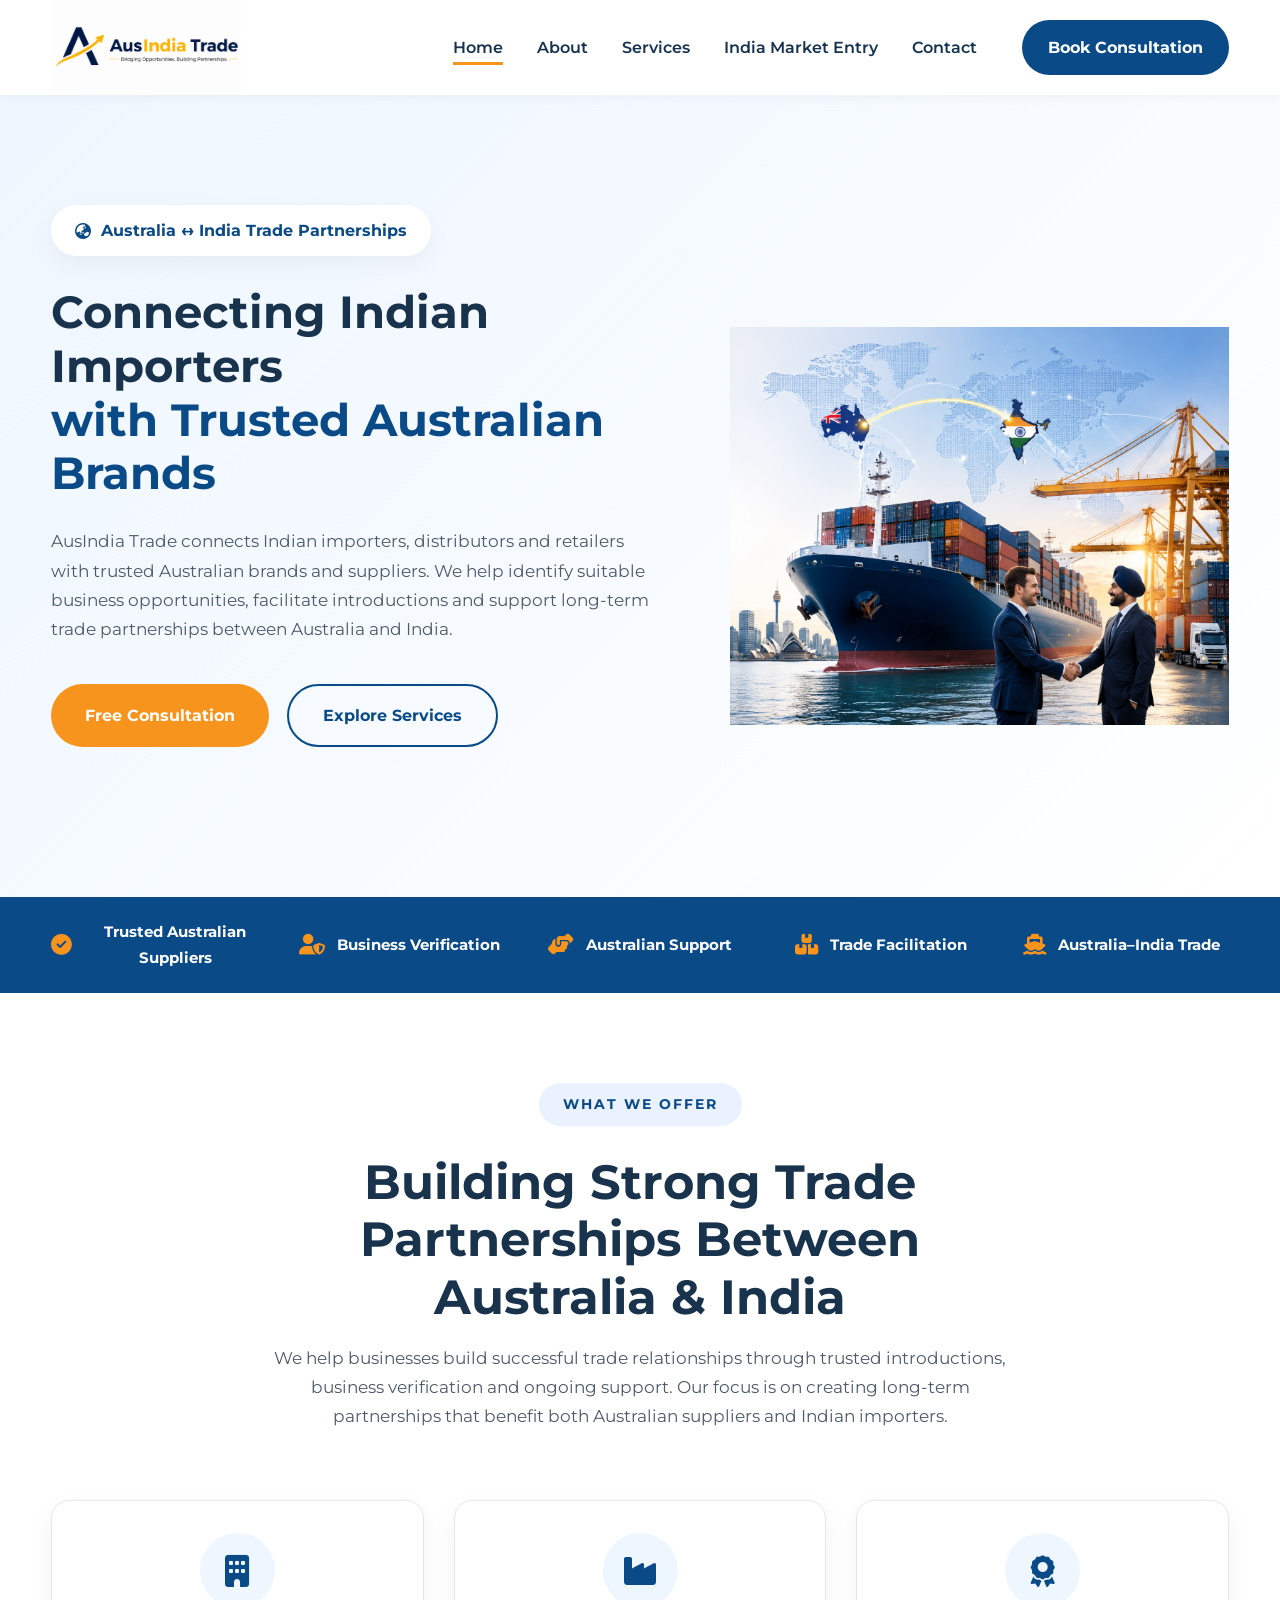
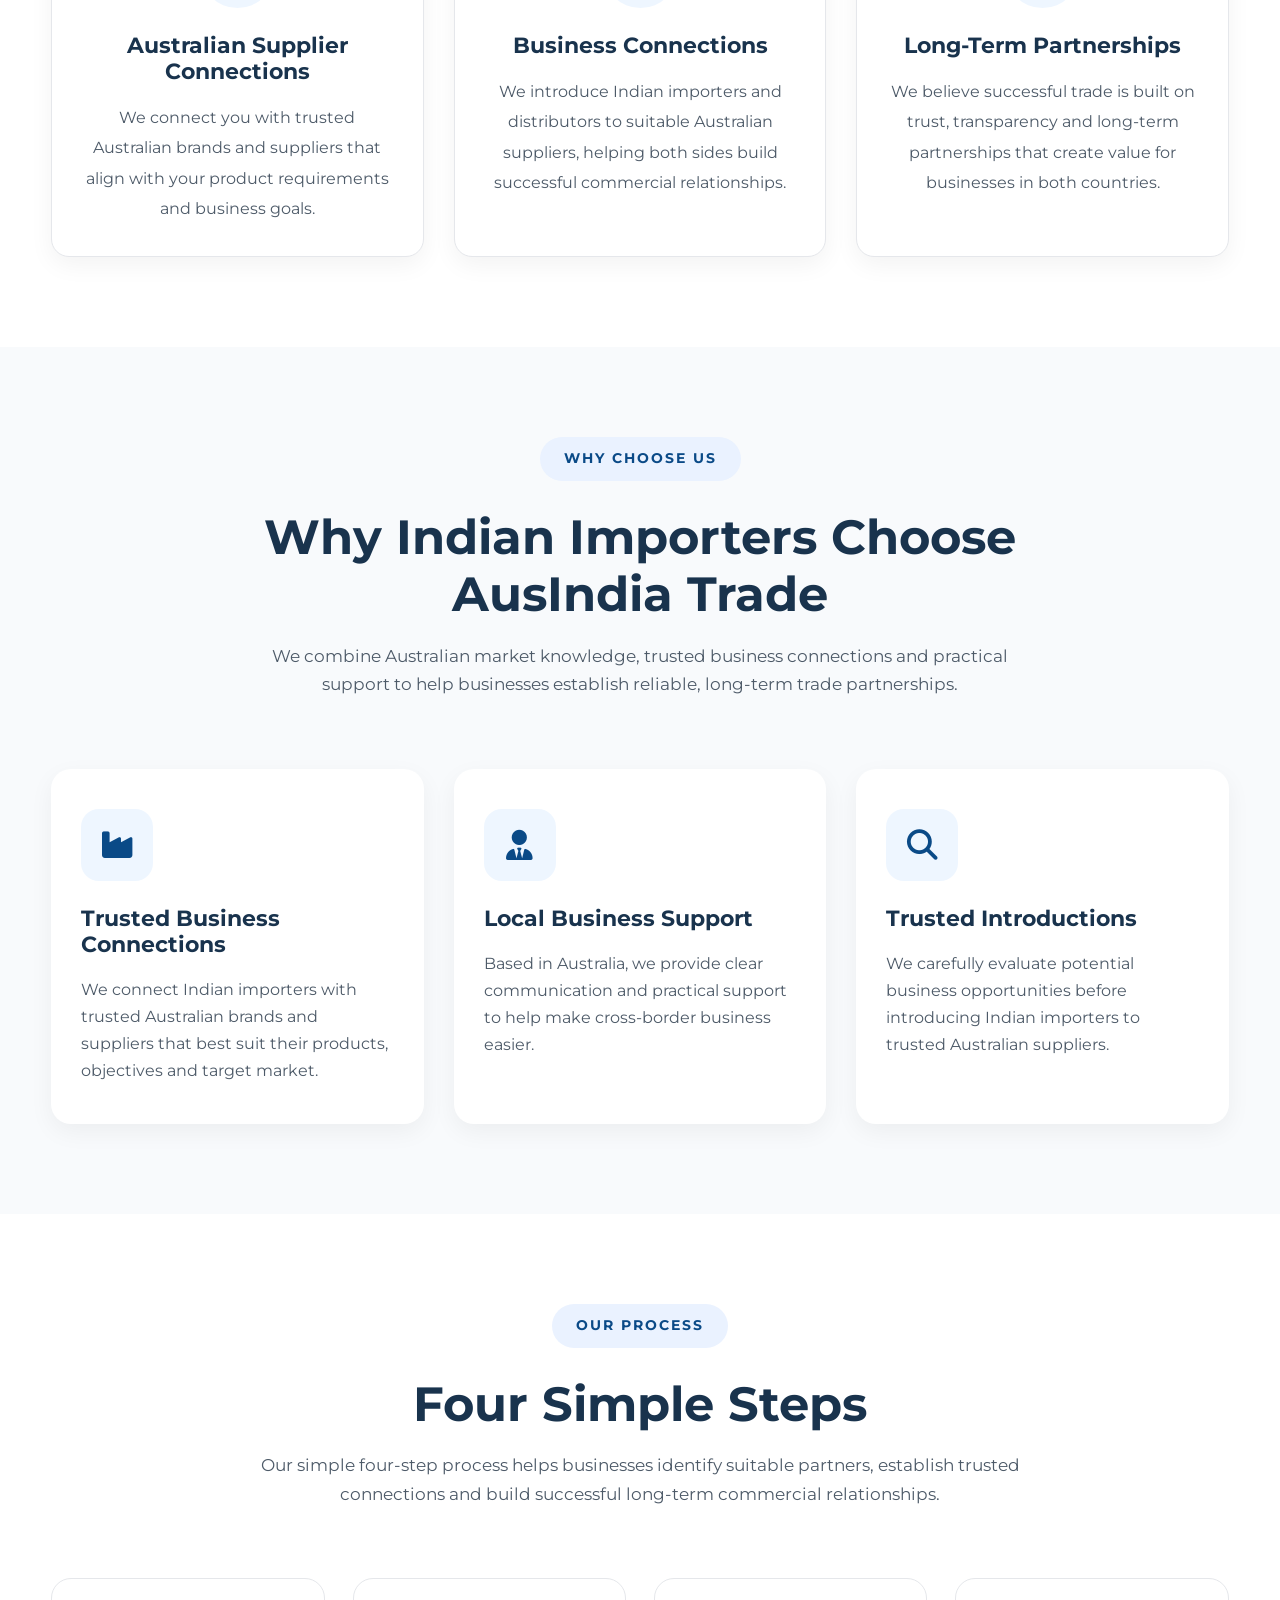
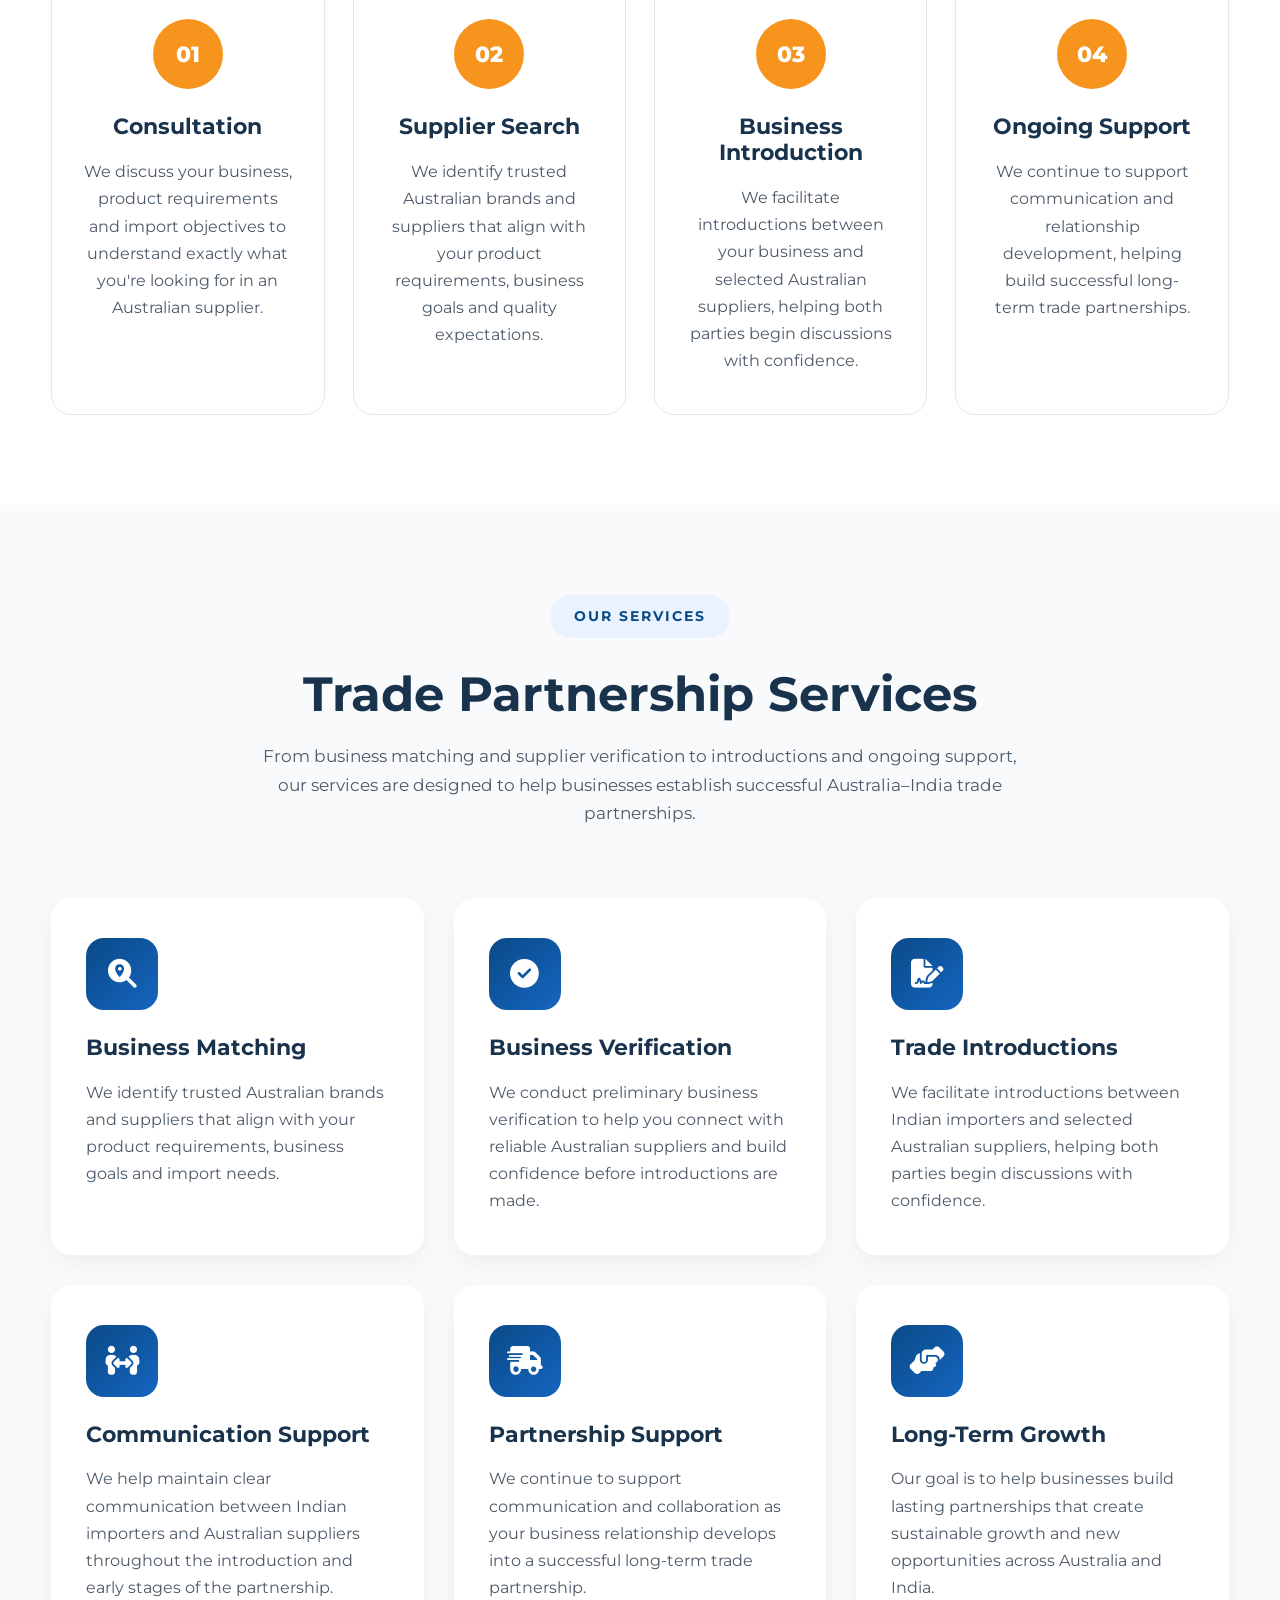
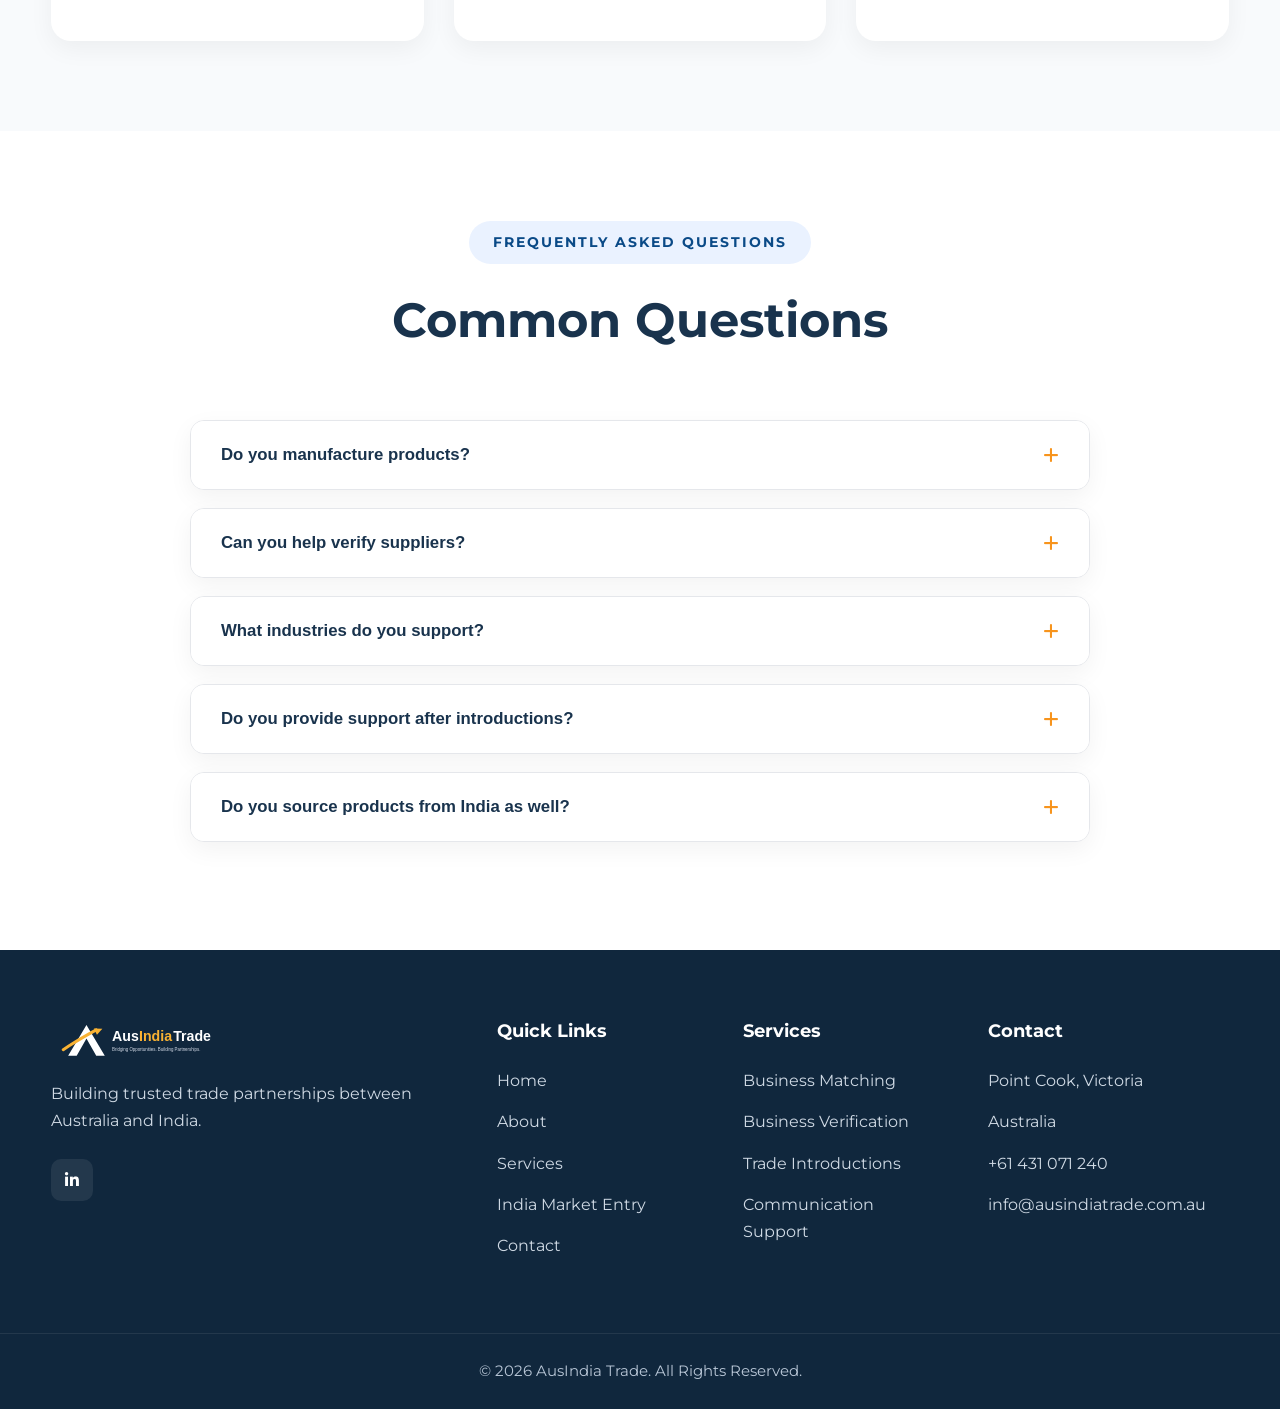
<file: index.html>
<!DOCTYPE html>
<html lang="en">

<head>

<meta charset="UTF-8">
<meta name="viewport" content="width=device-width, initial-scale=1.0">

<title>AusIndia Trade | Connecting Australian Brands with Indian Importers</title>

<meta name="description"
      content="AusIndia Trade connects trusted Australian brands and suppliers with Indian importers, distributors and retailers through verified business partnerships and trade introductions.">

<meta name="keywords"
      content="Australian exports to India, Australian brands, Indian importers, Australian suppliers, Australia India trade, import distributors India, trade partnerships">

<meta name="author"
      content="AusIndia Trade">

<link rel="canonical"
      href="https://ausindiatrade.com.au/">

<meta property="og:title"
      content="AusIndia Trade | Building Trusted Trade Partnerships">

<meta property="og:description"
      content="Connecting Australian brands and suppliers with trusted Indian importers, distributors and retailers.">

<meta property="og:image"
      content="https://ausindiatrade.com.au/images/social-share.jpg">

<meta property="og:url"
      content="https://ausindiatrade.com.au/">

<meta property="og:type"
      content="website">

<meta name="twitter:card"
      content="summary_large_image">

<link rel="preconnect"
      href="https://fonts.googleapis.com">

<link rel="preconnect"
      href="https://fonts.gstatic.com"
      crossorigin>

<link href="https://fonts.googleapis.com/css2?family=Montserrat:wght@300;400;500;600;700;800&display=swap"
      rel="stylesheet">

<link rel="stylesheet"
      href="https://cdnjs.cloudflare.com/ajax/libs/font-awesome/6.7.2/css/all.min.css">

<link rel="stylesheet"
      href="css/style.css">

<link rel="icon"
      type="image/png"
      sizes="32x32"
      href="images/favicon-32x32.png">

<link rel="icon"
      type="image/png"
      sizes="16x16"
      href="images/favicon-16x16.png">

<link rel="apple-touch-icon"
      sizes="180x180"
      href="images/apple-touch-icon.png">

</head>

<body>

<!-- ==========================================================
HEADER
========================================================== -->

<header class="header">

    <div class="container nav-container">

        <!-- Logo -->
        <a href="index.html" class="logo">
            <img src="images/logo-header.png" alt="AusIndia Trade">
        </a>

        <!-- Navigation -->
        <nav class="nav-menu">

            <ul class="nav-links">

                <li><a href="index.html">Home</a></li>

                <li><a href="about.html">About</a></li>

                <li><a href="services.html">Services</a></li>

                <li><a href="india-market-entry.html">India Market Entry</a></li>

                <li><a href="contact.html">Contact</a></li>

            </ul>

            <a href="contact.html" class="btn-nav">
                Book Consultation
            </a>

        </nav>

        <!-- Mobile Hamburger -->

        <button class="hamburger" aria-label="Open navigation">

            <span></span>
            <span></span>
            <span></span>

        </button>

    </div>

</header>

<!-- =======================================
HERO
======================================= -->

<section class="hero">

<div class="container hero-grid">

<div class="hero-content">

<div class="hero-badge">

<i class="fa-solid fa-earth-asia"></i>

Australia ↔ India Trade Partnerships

</div>

<h1>

Connecting Indian Importers
<span>with Trusted Australian Brands</span>

</h1>

<p>

AusIndia Trade connects Indian importers, distributors and retailers with trusted Australian brands and suppliers. We help identify suitable business opportunities, facilitate introductions and support long-term trade partnerships between Australia and India.

</p>

<div class="hero-buttons">

<a href="contact.html" class="btn btn-primary">

Free Consultation

</a>

<a href="services.html" class="btn btn-outline">

Explore Services

</a>

</div>

<!--

<div class="hero-stats">

<div class="stat">

<h2>100+</h2>

<p>Verified Suppliers</p>

</div>

<div class="stat">

<h2>20+</h2>

<p>Industry Categories</p>

</div>

<div class="stat">

<h2>Australia Based</h2>

<p>Local Support</p>

</div>

<div class="stat">

<h2>End-to-End</h2>

<p>Sourcing Assistance</p>

</div>

</div>
-->

</div>


<div class="hero-image">
    <img src="images/hero-trade.png" alt="Australia India Trade">
</div>

</div>

</section>

<!-- =======================================
TRUST BAR
======================================= -->

<section class="trust-bar">

<div class="container">

<div class="trust-items">

<div>

<i class="fa-solid fa-circle-check"></i>

Trusted Australian Suppliers

</div>

<div>

<i class="fa-solid fa-user-shield"></i>

Business Verification

</div>

<div>

<i class="fa-solid fa-handshake-angle"></i>

Australian Support

</div>

<div>

<i class="fa-solid fa-boxes-stacked"></i>

Trade Facilitation

</div>

<div>

<i class="fa-solid fa-ship"></i>

Australia–India Trade

</div>

</div>

</div>

</section>

<!-- =======================================
ABOUT
======================================= -->

<section class="about-preview">

<div class="container">

<div class="section-header">

<span class="section-tag">

WHAT WE OFFER

</span>

<h2>

Building Strong Trade Partnerships Between Australia & India

</h2>

<p>

We help businesses build successful trade relationships through trusted introductions, business verification and ongoing support. Our focus is on creating long-term partnerships that benefit both Australian suppliers and Indian importers.

</p>

</div>

<div class="about-grid">

<div class="about-card">

<i class="fa-solid fa-building"></i>

<h3>Australian Supplier Connections</h3>


<p>

We connect you with trusted Australian brands and suppliers that align with your product requirements and business goals.

</p>

</div>

<div class="about-card">

<i class="fa-solid fa-industry"></i>

<h3>

Business Connections

</h3>

<p>

We introduce Indian importers and distributors to suitable Australian suppliers, helping both sides build successful commercial relationships.

</p>

</div>

<div class="about-card">

<i class="fa-solid fa-award"></i>

<h3>

Long-Term Partnerships

</h3>

<p>

We believe successful trade is built on trust, transparency and long-term partnerships that create value for businesses in both countries.

</p>

</div>

</div>

</div>

</section>

<!-- =======================================
WHY CHOOSE US
======================================= -->

<section class="why-us">

    <div class="container">

        <div class="section-header">

            <span class="section-tag">
                WHY CHOOSE US
            </span>

            <h2>
                Why Indian Importers Choose AusIndia Trade
            </h2>

            <p>
                We combine Australian market knowledge, trusted business connections and practical support to help businesses establish reliable, long-term trade partnerships.
            </p>

        </div>

        <div class="why-grid">

            <div class="why-card">

                <div class="why-icon">
                    <i class="fa-solid fa-industry"></i>
                </div>

                <h3>Trusted Business Connections</h3>

                <p>
                    We connect Indian importers with trusted Australian brands and suppliers that best suit their products, objectives and target market.
                </p>

            </div>

            <div class="why-card">

                <div class="why-icon">
                    <i class="fa-solid fa-user-tie"></i>
                </div>

                <h3>Local Business Support</h3>

                <p>
                    Based in Australia, we provide clear communication and practical support to help make cross-border business easier.
                </p>

            </div>

            <div class="why-card">

                <div class="why-icon">
                    <i class="fa-solid fa-magnifying-glass"></i>
                </div>

                <h3>Trusted Introductions</h3>

                <p>
                    We carefully evaluate potential business opportunities before introducing Indian importers to trusted Australian suppliers.
                </p>

            </div>

            
        </div>

    </div>

</section>

<!-- =======================================
OUR PROCESS
======================================= -->

<section class="process">

    <div class="container">

        <div class="section-header">

            <span class="section-tag">
                OUR PROCESS
            </span>

            <h2>
                Four Simple Steps
            </h2>

            <p>
                Our simple four-step process helps businesses identify suitable partners, establish trusted connections and build successful long-term commercial relationships.
            </p>

        </div>

        <div class="process-grid">

            <div class="process-card">

                <div class="step-number">
                    01
                </div>

                <h3>Consultation</h3>

                <p>
                    We discuss your business, product requirements and import objectives to understand exactly what you're looking for in an Australian supplier.
                </p>

            </div>

            <div class="process-card">

                <div class="step-number">
                    02
                </div>

                <h3>Supplier Search</h3>

                <p>
                    We identify trusted Australian brands and suppliers that align with your product requirements, business goals and quality expectations.
                </p>

            </div>

            <div class="process-card">

                <div class="step-number">
                    03
                </div>

                <h3>Business Introduction</h3>

                <p>
                    We facilitate introductions between your business and selected Australian suppliers, helping both parties begin discussions with confidence.
                </p>

            </div>

            <div class="process-card">

                <div class="step-number">
                    04
                </div>

                <h3>Ongoing Support</h3>

                <p>
                    We continue to support communication and relationship development, helping build successful long-term trade partnerships.
                </p>

            </div>

        </div>

    </div>

</section>

<!-- =======================================
SERVICES
======================================= -->

<section class="services">

    <div class="container">

        <div class="section-header">

            <span class="section-tag">
                OUR SERVICES
            </span>

            <h2>
                Trade Partnership Services
            </h2>

            <p>
                From business matching and supplier verification to introductions and ongoing support, our services are designed to help businesses establish successful Australia–India trade partnerships.
            </p>

        </div>

        <div class="services-grid">

            <div class="service-card">

                <div class="service-icon">
                    <i class="fa-solid fa-magnifying-glass-location"></i>
                </div>

                <h3>Business Matching</h3>

                <p>
                    We identify trusted Australian brands and suppliers that align with your product requirements, business goals and import needs.
                </p>

            </div>

            <div class="service-card">

                <div class="service-icon">
                    <i class="fa-solid fa-circle-check"></i>
                </div>

                <h3>Business Verification</h3>

                <p>
                    We conduct preliminary business verification to help you connect with reliable Australian suppliers and build confidence before introductions are made.
                </p>

            </div>

            <div class="service-card">

                <div class="service-icon">
                    <i class="fa-solid fa-file-signature"></i>
                </div>

                <h3>Trade Introductions</h3>

                <p>
                    We facilitate introductions between Indian importers and selected Australian suppliers, helping both parties begin discussions with confidence.
                </p>

            </div>

            <div class="service-card">

                <div class="service-icon">
                    <i class="fa-solid fa-people-arrows-left-right"></i>
                </div>

                <h3>Communication Support</h3>

                <p>
                    We help maintain clear communication between Indian importers and Australian suppliers throughout the introduction and early stages of the partnership.
                </p>

            </div>

            <div class="service-card">

                <div class="service-icon">
                    <i class="fa-solid fa-truck-fast"></i>
                </div>

                <h3>Partnership Support</h3>

                <p>
                    We continue to support communication and collaboration as your business relationship develops into a successful long-term trade partnership.
                </p>

            </div>

            <div class="service-card">

                <div class="service-icon">
                    <i class="fa-solid fa-handshake-angle"></i>
                </div>

                <h3>Long-Term Growth</h3>

                <p>
                    Our goal is to help businesses build lasting partnerships that create sustainable growth and new opportunities across Australia and India.
                </p>

            </div>

        </div>

    </div>

</section>


<!-- =======================================
FAQ
======================================= -->

<section class="faq">

    <div class="container">

        <div class="section-header">

            <span class="section-tag">
                FREQUENTLY ASKED QUESTIONS
            </span>

            <h2>
                Common Questions
            </h2>

        </div>

        <div class="faq-wrapper">

            <div class="faq-item">

                <button class="faq-question">

                    Do you manufacture products?

                    <i class="fa-solid fa-plus"></i>

                </button>

                <div class="faq-answer">

                    <p>
                        No. AusIndia Trade does not manufacture products or sell products directly. We connect Indian importers, distributors and retailers with trusted Australian brands and suppliers, helping both sides build successful long-term trade partnerships.
                    </p>

                </div>

            </div>

            <div class="faq-item">

                <button class="faq-question">

                    Can you help verify suppliers?

                    <i class="fa-solid fa-plus"></i>

                </button>

                <div class="faq-answer">

                    <p>
                        Yes. We carry out due diligence and business verification before making introductions, helping both parties connect with greater confidence.
                    </p>

                </div>

            </div>

            <div class="faq-item">

                <button class="faq-question">

                    What industries do you support?

                    <i class="fa-solid fa-plus"></i>

                </button>

                <div class="faq-answer">

                    <p>
                        We primarily work with Australian brands and suppliers across a range of industries, including health supplements, baby products, food and beverages, dairy, personal care and other premium Australian products. We also consider other sectors where suitable trade opportunities exist.
                    </p>

                </div>

            </div>

            <div class="faq-item">

                <button class="faq-question">

                    Do you provide support after introductions?

                    <i class="fa-solid fa-plus"></i>

                </button>

                <div class="faq-answer">

                    <p>
                        Yes. We continue to support communication and relationship development after introductions, helping both businesses build strong, long-term partnerships.
                    </p>

                </div>

            </div>

            <div class="faq-item">

                <button class="faq-question">

                    Do you source products from India as well?

                    <i class="fa-solid fa-plus"></i>

                </button>

                <div class="faq-answer">

                    <p>
                        Yes. While our primary focus is connecting Indian importers with trusted Australian brands and suppliers, we also assist selected Australian businesses looking to source high-quality products from India where suitable opportunities exist.
                    </p>

                </div>

            </div>

        </div>

    </div>

</section>



<!-- ==========================================================
FOOTER
========================================================== -->

<footer class="footer">

    <div class="container footer-grid">

        <!-- Company -->
        <div class="footer-column">

            <img src="images/logo-footer.svg"
                 alt="AusIndia Trade"
                 class="footer-logo">

            <p>
                Building trusted trade partnerships between Australia and India.
            </p>

            <div class="footer-social">

                <a href="https://www.linkedin.com/company/ausindia-trade/"
                   target="_blank"
                   rel="noopener noreferrer"
                   aria-label="LinkedIn">

                    <i class="fab fa-linkedin-in"></i>

                </a>

            </div>

        </div>


        <!-- Quick Links -->
        <div class="footer-column">

            <h3>Quick Links</h3>

            <ul>

                <li>
                    <a href="index.html">Home</a>
                </li>

                <li>
                    <a href="about.html">About</a>
                </li>

                <li>
                    <a href="services.html">Services</a>
                </li>

                <li>
                    <a href="india-market-entry.html">India Market Entry</a>
                </li>

                <li>
                    <a href="contact.html">Contact</a>
                </li>

            </ul>

        </div>


        <!-- Services -->
        <div class="footer-column">

            <h3>Services</h3>

            <ul>

                <li>Business Matching</li>

                <li>Business Verification</li>

                <li>Trade Introductions</li>

                <li>Communication Support</li>

            </ul>

        </div>


        <!-- Contact -->
        <div class="footer-column">

            <h3>Contact</h3>

            <ul>

                <li>Point Cook, Victoria</li>

                <li>Australia</li>

                <li>
                    <a href="tel:+61431071240">
                        +61 431 071 240
                    </a>
                </li>

                <li>
                    <a href="mailto:info@ausindiatrade.com.au">
                        info@ausindiatrade.com.au
                    </a>
                </li>

            </ul>

        </div>

    </div>


    <!-- Footer Bottom -->
    <div class="footer-bottom">

        <div class="container">

            <p>
                © 2026 AusIndia Trade. All Rights Reserved.
            </p>

        </div>

    </div>

</footer>

<script src="js/script.js"></script>

</body>

</html>
</file>
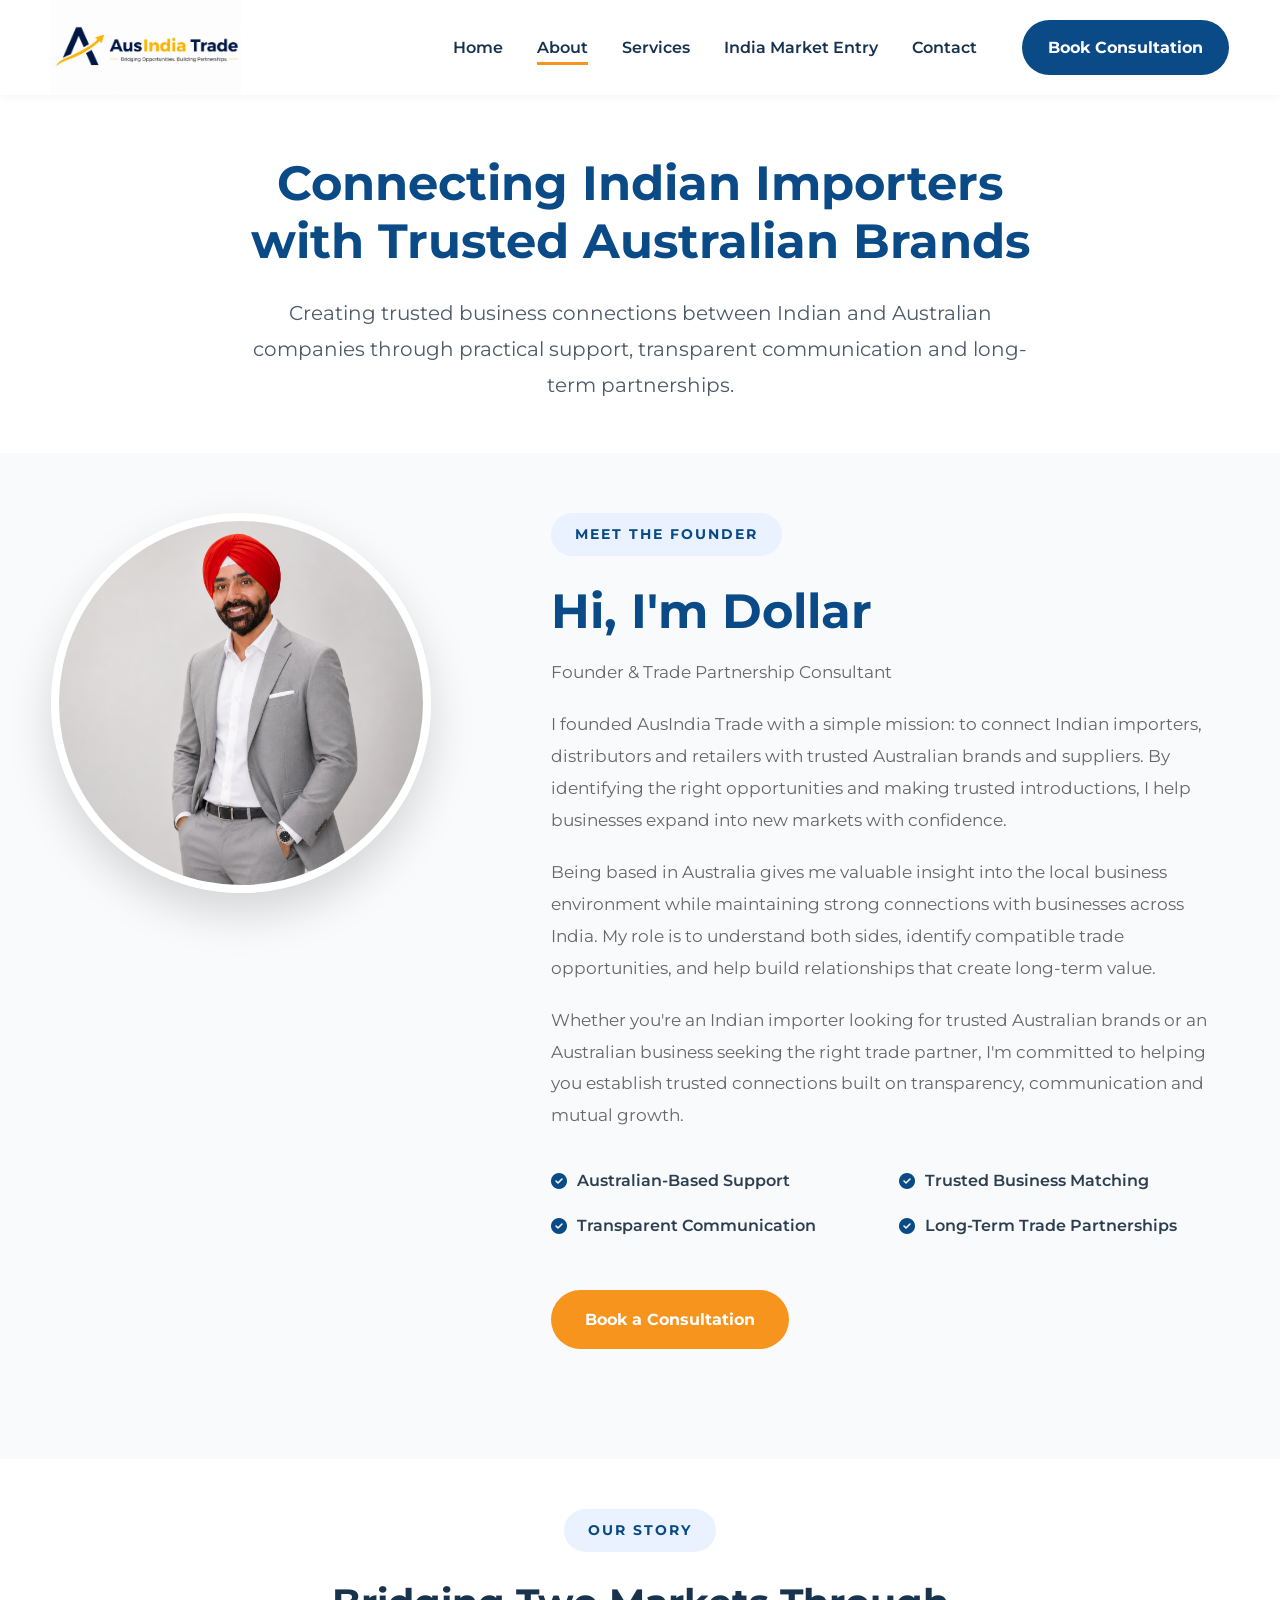
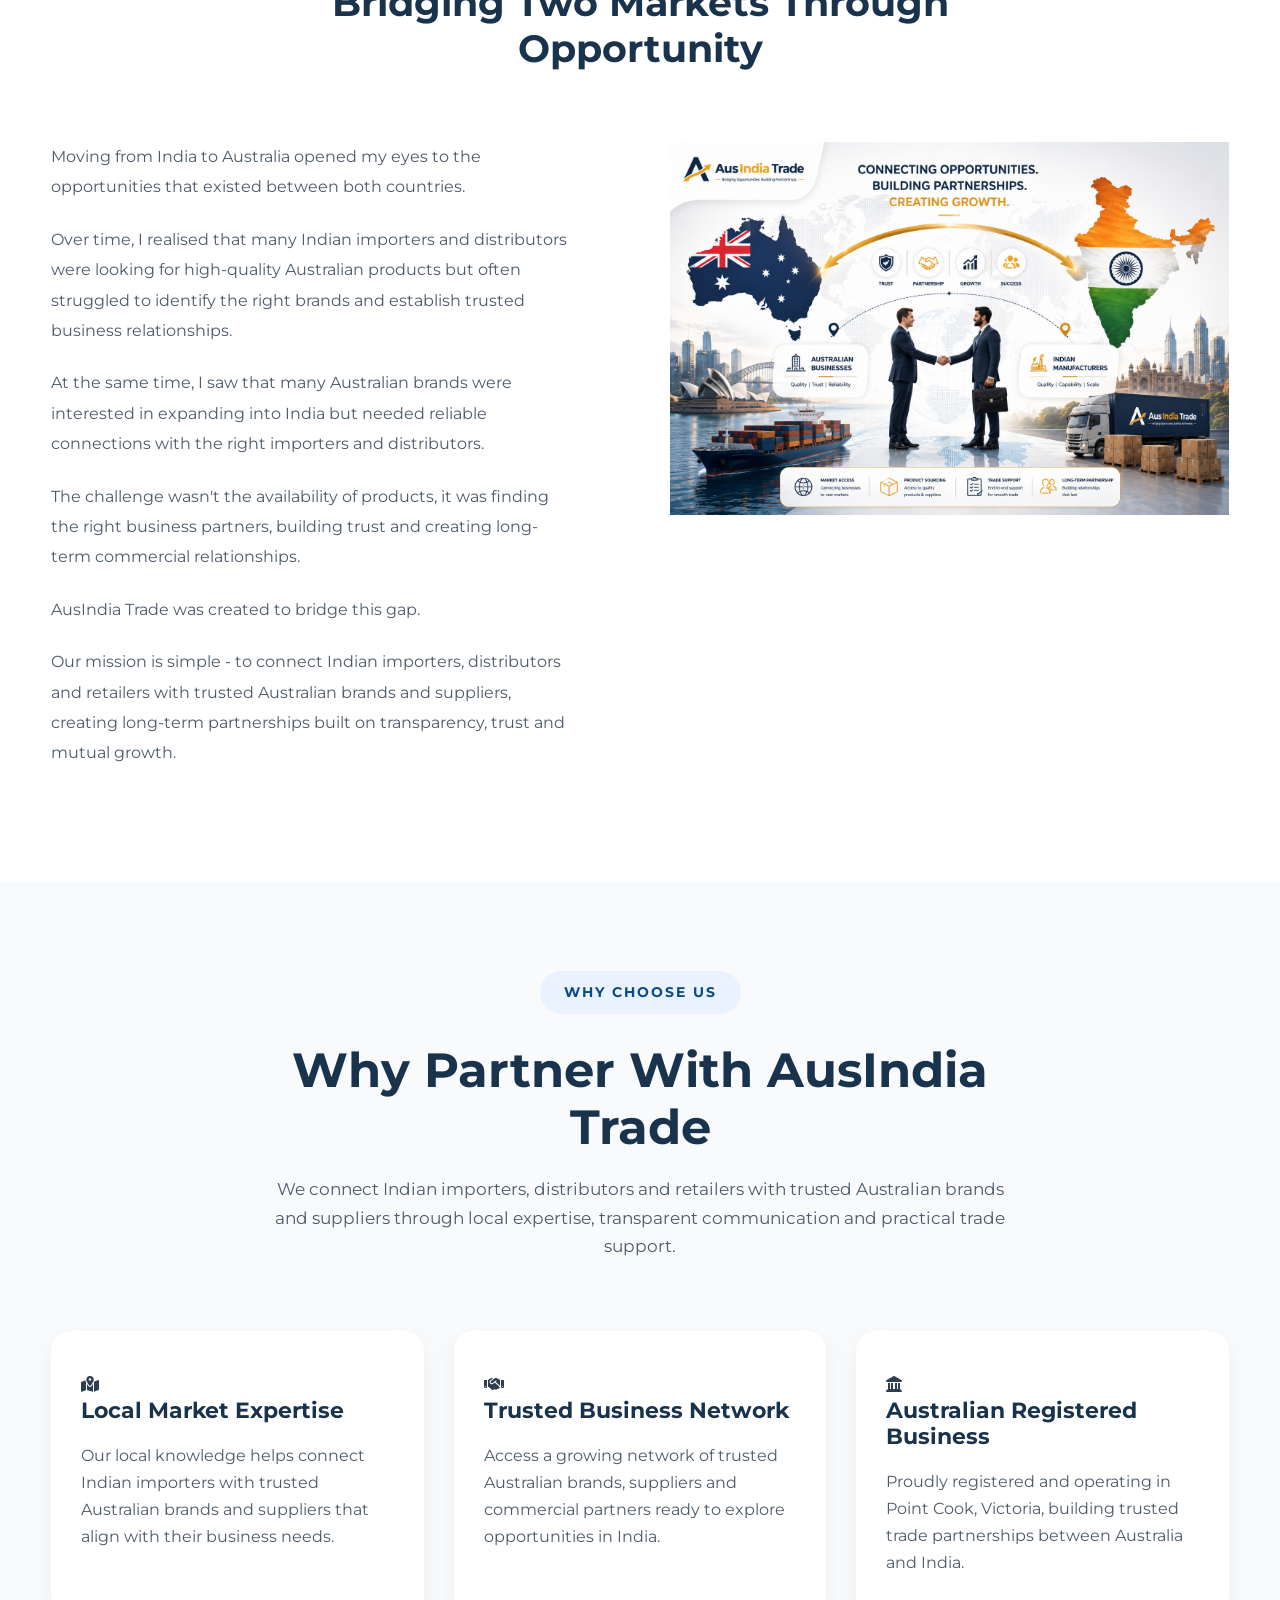
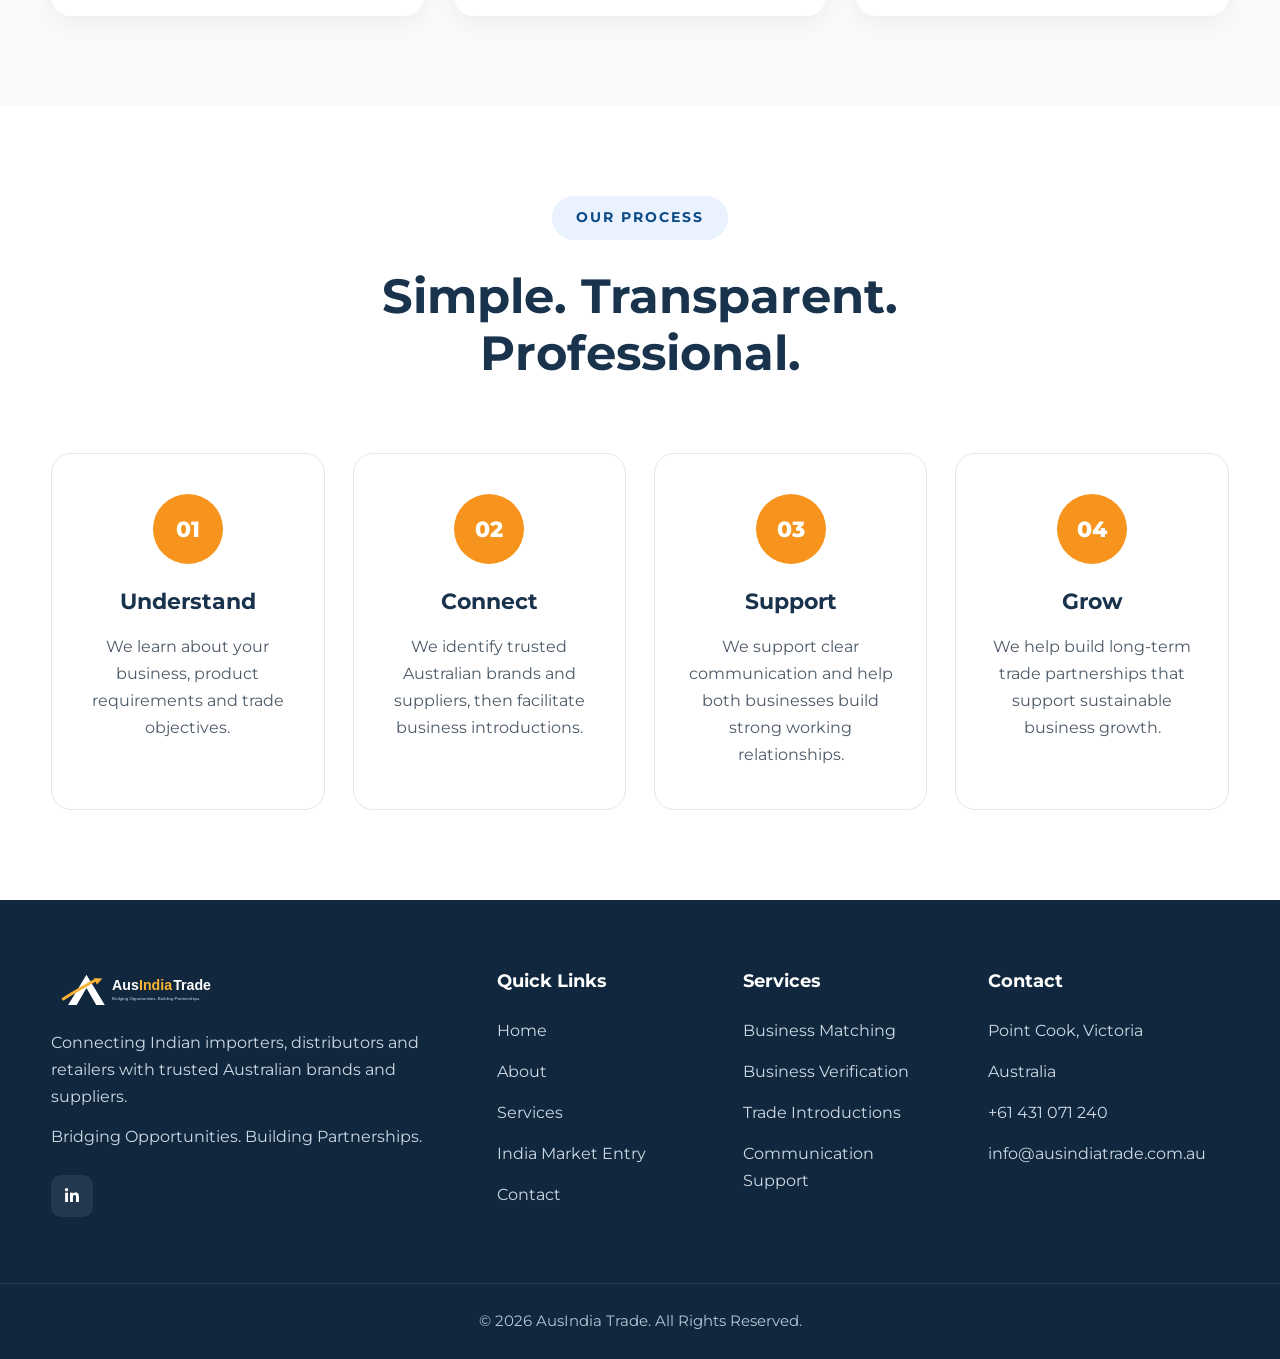
<file: about.html>
<!-- ==========================================================
ABOUT
========================================================== -->

<!DOCTYPE html>
<html lang="en">

<head>

<meta charset="UTF-8">
<meta name="viewport" content="width=device-width, initial-scale=1.0">

<title>About Us | AusIndia Trade</title>

<meta name="description"
      content="Learn how AusIndia Trade connects Indian importers, distributors and retailers with trusted Australian brands and suppliers through reliable trade partnerships.">

<meta name="keywords"
      content="About AusIndia Trade, Australian brands, Indian importers, Australia India trade, supplier network, trade partnerships">

<meta name="author"
      content="AusIndia Trade">

<link rel="canonical"
      href="https://ausindiatrade.com.au/about.html">

<meta property="og:title"
      content="About AusIndia Trade">

<meta property="og:description"
      content="Learn how AusIndia Trade builds trusted trade partnerships between Australian suppliers and Indian importers.">

<meta property="og:image"
      content="https://ausindiatrade.com.au/images/social-share.jpg">

<meta property="og:url"
      content="https://ausindiatrade.com.au/about.html">

<meta property="og:type"
      content="website">

<meta name="twitter:card"
      content="summary_large_image">

<link rel="preconnect"
      href="https://fonts.googleapis.com">

<link rel="preconnect"
      href="https://fonts.gstatic.com"
      crossorigin>

<link href="https://fonts.googleapis.com/css2?family=Montserrat:wght@300;400;500;600;700;800&display=swap"
      rel="stylesheet">

<link rel="stylesheet"
      href="https://cdnjs.cloudflare.com/ajax/libs/font-awesome/6.7.2/css/all.min.css">

<link rel="stylesheet"
      href="css/style.css">

<link rel="icon" type="image/png" sizes="32x32" href="images/favicon-32x32.png">
<link rel="icon" type="image/png" sizes="16x16" href="images/favicon-16x16.png">
<link rel="apple-touch-icon" sizes="180x180" href="images/apple-touch-icon.png">

</head>

<body>

<!-- =======================================
HEADER
======================================= -->

<header class="header">

<div class="container nav-container">

<a href="index.html" class="logo">

<img src="images/logo-header.png" alt="AusIndia Trade">

</a>

<nav class="nav-menu">

<ul class="nav-links">

<li><a href="index.html">Home</a></li>
<li><a href="about.html" class="active">About</a></li>
<li><a href="services.html">Services</a></li>
<li><a href="india-market-entry.html">India Market Entry</a></li>
<li><a href="contact.html">Contact</a></li>

</ul>

<a href="contact.html" class="btn-nav">
Book Consultation
</a>

</nav>

<div class="hamburger">
    <span></span>
    <span></span>
    <span></span>
</div>

</div>

</header>

<!--==================================
ABOUT HERO
===================================-->

<section class="page-hero">

    <div class="container">

        <div class="page-hero-content">

            <h1>
    Connecting Indian Importers<br>
    with Trusted Australian Brands
</h1>

            <p>
                Creating trusted business connections between Indian and Australian
companies through practical support, transparent communication
and long-term partnerships.
            </p>

        </div>

    </div>

</section>

<!--==================================
MEET THE FOUNDER
===================================-->

<section class="founder">

    <div class="container founder-grid">

        <div class="founder-image">

    <div class="founder-photo">

        <img src="images/founder.png" alt="Founder of AusIndia Trade">

    </div>

</div>

        <div class="founder-content">

            <span class="section-tag">Meet the Founder</span>

            <h2>
    Hi, I'm Dollar
</h2>

<p class="founder-title">
    Founder &amp; Trade Partnership Consultant
</p>

<p>
    I founded AusIndia Trade with a simple mission: to connect Indian importers, distributors and retailers with trusted Australian brands and suppliers. By identifying the right opportunities and making trusted introductions, I help businesses expand into new markets with confidence.
</p>

<p>
    Being based in Australia gives me valuable insight into the local business environment while maintaining strong connections with businesses across India. My role is to understand both sides, identify compatible trade opportunities, and help build relationships that create long-term value.
</p>

<p>
    Whether you're an Indian importer looking for trusted Australian brands or an Australian business seeking the right trade partner, I'm committed to helping you establish trusted connections built on transparency, communication and mutual growth.
</p>

            <div class="founder-highlights">

                <div>
                    <i class="fas fa-check-circle"></i>
                    Australian-Based Support
                </div>

                <div>
                    <i class="fas fa-check-circle"></i>
                    Trusted Business Matching
                </div>

                <div>
                    <i class="fas fa-check-circle"></i>
                    Transparent Communication
                </div>

                <div>
                    <i class="fas fa-check-circle"></i>
                    Long-Term Trade Partnerships
                </div>

            </div>

            <a href="contact.html" class="btn btn-primary">
                Book a Consultation
            </a>

        </div>

    </div>

</section>


<!-- ==========================================================
OUR STORY
========================================================== -->

<section class="about-story">

    <div class="container">

        <div class="section-header">

            <span class="section-tag">
                OUR STORY
            </span>

            <h2>
                Bridging Two Markets Through Opportunity
            </h2>

        </div>


        <div class="about-grid">


            <div class="about-text">

                <p>
                    Moving from India to Australia opened my eyes to the
                    opportunities that existed between both countries.
                </p>

                <p>
                    Over time, I realised that many Indian importers and distributors were looking for high-quality Australian products but often struggled to identify the right brands and establish trusted business relationships.
                </p>

                <p>
                    At the same time, I saw that many Australian brands were interested in expanding into India but needed reliable connections with the right importers and distributors.
                </p>

                <p>
                    The challenge wasn't the availability of products, it was finding the right business partners, building trust and creating long-term commercial relationships.
                </p>

                <p>
                    AusIndia Trade was created to bridge this gap.
                </p>

                <p>
                    Our mission is simple - to connect Indian importers, distributors and retailers with trusted Australian brands and suppliers, creating long-term partnerships built on transparency, trust and mutual growth.
                </p>

            </div>


            <div class="about-image">

                <img src="images/about-story.png"
                     alt="Australia India Business Partnership">

            </div>


        </div>

    </div>

</section>


<!-- ==========================================================
WHY CHOOSE US
========================================================== -->

<section class="why-us">

<div class="container">

<div class="section-header">

<span class="section-tag">

WHY CHOOSE US

</span>

<h2>

Why Partner With AusIndia Trade

</h2>

<p>

We connect Indian importers, distributors and retailers with trusted Australian brands and suppliers through local expertise, transparent communication and practical trade support.

</p>

</div>

<div class="why-grid">

<div class="why-card">

<i class="fas fa-map-location-dot"></i>

<h3>

Local Market Expertise

</h3>

<p>

Our local knowledge helps connect Indian importers with trusted Australian brands and suppliers that align with their business needs.

</p>

</div>

<div class="why-card">

<i class="fas fa-handshake"></i>

<h3>

Trusted Business Network

</h3>

<p>

Access a growing network of trusted Australian brands, suppliers and commercial partners ready to explore opportunities in India.

</p>

</div>

<div class="why-card">

<i class="fas fa-landmark"></i>

<h3>

Australian Registered Business

</h3>

<p>

Proudly registered and operating in Point Cook, Victoria, building trusted trade partnerships between Australia and India.

</p>

</div>

</div>

</div>

</section>


<!-- ==========================================================
OUR PROCESS
========================================================== -->

<section class="process">

<div class="container">

<div class="section-header">

<span class="section-tag">

OUR PROCESS

</span>

<h2>

Simple. Transparent. Professional.

</h2>

</div>

<div class="process-grid">

<div class="process-card">

<div class="step-number">01</div>

<h3>Understand</h3>

<p>

We learn about your business, product requirements and trade objectives.

</p>

</div>

<div class="process-card">

<div class="step-number">02</div>

<h3>Connect</h3>

<p>

We identify trusted Australian brands and suppliers, then facilitate business introductions.

</p>

</div>

<div class="process-card">

<div class="step-number">03</div>

<h3>Support</h3>

<p>

We support clear communication and help both businesses build strong working relationships.

</p>

</div>

<div class="process-card">

<div class="step-number">04</div>

<h3>Grow</h3>

<p>

We help build long-term trade partnerships that support sustainable business growth.

</p>

</div>

</div>

</div>

</section>



<!-- =======================================
FOOTER
======================================= -->

<footer class="footer">

    <div class="container footer-grid">

        <div class="footer-column">

            <img src="images/logo-footer.svg"
                 alt="AusIndia Trade"
                 class="footer-logo">

            <p>
    Connecting Indian importers, distributors and retailers with trusted Australian brands and suppliers.
</p>

<p class="footer-tagline">
    Bridging Opportunities. Building Partnerships.
</p>

             <div class="footer-social">
    <a href="https://www.linkedin.com/company/ausindia-trade/"
       target="_blank"
       rel="noopener noreferrer"
       aria-label="LinkedIn">
        <i class="fab fa-linkedin-in"></i>
    </a>
</div>

        </div>

        <div class="footer-column">

            <h3>Quick Links</h3>

            <ul>

                <li><a href="index.html">Home</a></li>

                <li><a href="about.html">About</a></li>

                <li><a href="services.html">Services</a></li>

                <li><a href="india-market-entry.html">India Market Entry</a></li>

                <li><a href="contact.html">Contact</a></li>

            </ul>

        </div>

        <div class="footer-column">

            <h3>Services</h3>

            <ul>

                <li>Business Matching</li>
                <li>Business Verification</li>
                <li>Trade Introductions</li>
                <li>Communication Support</li>

            </ul>

        </div>

        <div class="footer-column">

    <h3>Contact</h3>

    <ul>
        <li>Point Cook, Victoria</li>
        <li>Australia</li>
        <li>
            <a href="tel:+61431071240">
                +61 431 071 240
            </a>
        </li>
        <li>
            <a href="mailto:info@ausindiatrade.com.au">
                info@ausindiatrade.com.au
            </a>
        </li>
    </ul>

</div>

    </div>

    <div class="footer-bottom">

        <div class="container">

            <p>

                © 2026 AusIndia Trade. All Rights Reserved.

            </p>

        </div>

    </div>

</footer>

<script src="js/script.js"></script>

</body>

</html>
</file>
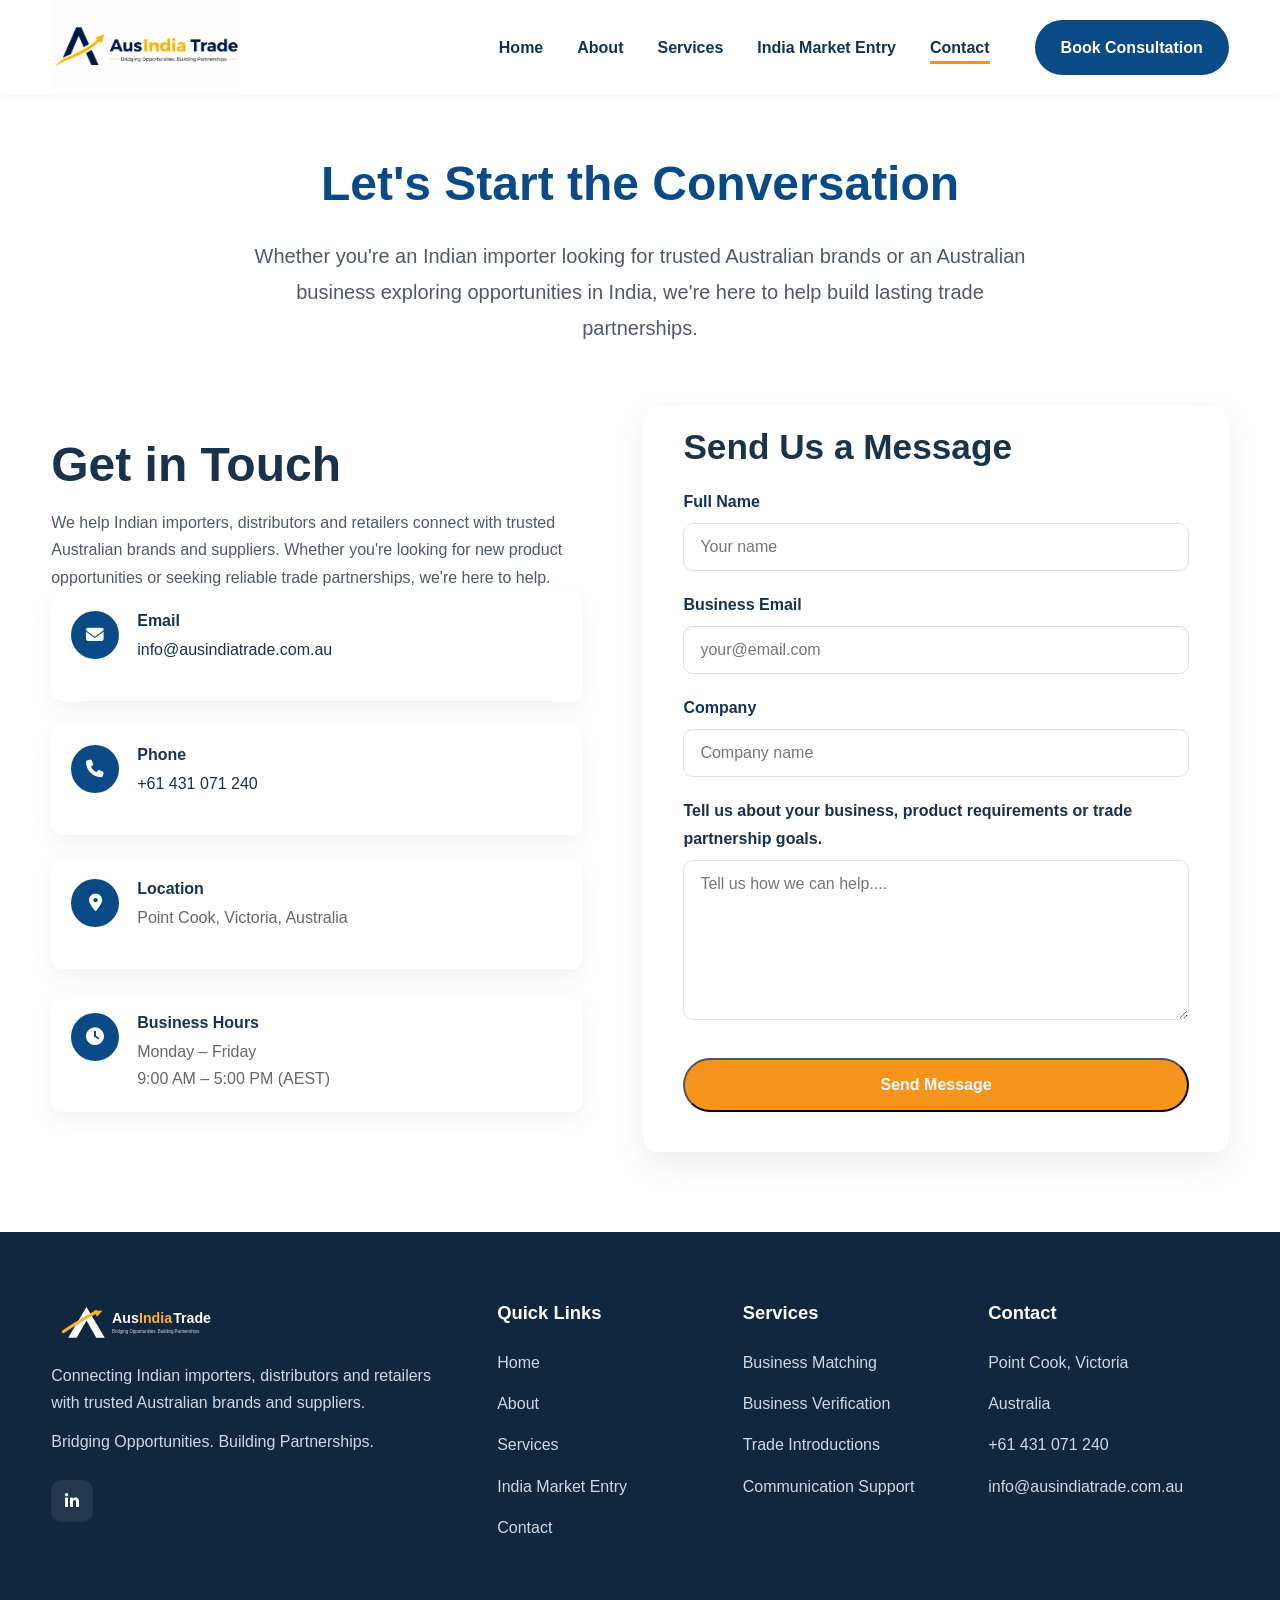
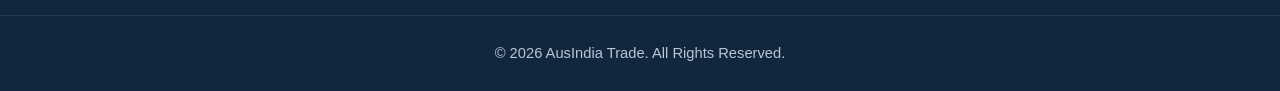
<file: contact.html>
<!DOCTYPE html>
<html lang="en">

<head>

<meta charset="UTF-8">
<meta name="viewport" content="width=device-width, initial-scale=1.0">

<title>Contact Us | AusIndia Trade</title>

<meta name="description"
      content="Contact AusIndia Trade to connect with trusted Australian brands and suppliers. We help Indian importers, distributors and retailers build successful Australia–India trade partnerships.">

<meta name="keywords"
      content="Contact AusIndia Trade, Australian brands, Indian importers, Australia India trade, supplier verification, trade partnerships">

<meta name="author"
      content="AusIndia Trade">

<link rel="canonical"
      href="https://ausindiatrade.com.au/contact.html">

<meta property="og:title"
      content="Contact AusIndia Trade">

<meta property="og:description"
      content="Get in touch with AusIndia Trade to discuss Australia–India trade opportunities and trusted business partnerships.">

<meta property="og:image"
      content="https://ausindiatrade.com.au/images/social-share.jpg">

<meta property="og:url"
      content="https://ausindiatrade.com.au/contact.html">

<meta property="og:type"
      content="website">

<meta name="twitter:card"
      content="summary_large_image">

<link rel="preconnect"
      href="https://fonts.googleapis.com">

<link rel="preconnect"
      href="https://fonts.gstatic.com"
      crossorigin>

<link href="https://fonts.googleapis.com/css2?family=Poppins:wght@300;400;500;600;700&display=swap"
      rel="stylesheet">

<link rel="stylesheet"
      href="https://cdnjs.cloudflare.com/ajax/libs/font-awesome/6.6.0/css/all.min.css">

<link rel="stylesheet"
      href="css/style.css">

<link rel="icon"
      type="image/png"
      sizes="32x32"
      href="images/favicon-32x32.png">

<link rel="icon"
      type="image/png"
      sizes="16x16"
      href="images/favicon-16x16.png">

<link rel="apple-touch-icon"
      sizes="180x180"
      href="images/apple-touch-icon.png">

</head>

<body>

<!-- =======================================
HEADER
======================================= -->

<header class="header">

<div class="container nav-container">

<a href="index.html" class="logo">

<img src="images/logo-header.png" alt="AusIndia Trade">

</a>

<nav class="nav-menu">

<ul class="nav-links">

<li><a href="index.html">Home</a></li>
<li><a href="about.html">About</a></li>
<li><a href="services.html">Services</a></li>
<li><a href="india-market-entry.html">India Market Entry</a></li>
<li><a href="contact.html" class="active">Contact</a></li>

</ul>

<a href="contact.html" class="btn-nav">
Book Consultation
</a>

</nav>

<div class="hamburger">
    <span></span>
    <span></span>
    <span></span>
</div>

</div>

</header>



<!-- ================= PAGE HERO ================= -->

<section class="page-hero">

    <div class="container">

    <div class="page-hero-content">

        <h1>Let's Start the Conversation</h1>

        <p>
            Whether you're an Indian importer looking for trusted Australian brands or an Australian business exploring opportunities in India, we're here to help build lasting trade partnerships.
        </p>

    </div>

</div>

</section>

<!-- ================= CONTACT SECTION ================= -->

<section class="contact-section">

    <div class="container">

        <div class="contact-grid">

            <!-- LEFT COLUMN -->

            <div class="contact-info">

                <h2>Get in Touch</h2>

                <p>
                    We help Indian importers, distributors and retailers connect with trusted Australian brands and suppliers. Whether you're looking for new product opportunities or seeking reliable trade partnerships, we're here to help.
                </p>

                <div class="info-box">
                    <i class="fas fa-envelope"></i>

                    <div>
                        <h4>Email</h4>
                        <p>
    <a href="mailto:info@ausindiatrade.com.au">
        info@ausindiatrade.com.au
    </a>
</p>
                    </div>
                </div>

                <div class="info-box">
                    <i class="fas fa-phone"></i>

                    <div>
                        <h4>Phone</h4>
                        <p>
    <a href="tel:+61431071240">
        +61 431 071 240
    </a>
</p>
                    </div>
                </div>

                <div class="info-box">
                    <i class="fas fa-location-dot"></i>

                    <div>
                        <h4>Location</h4>
                        <p>Point Cook, Victoria, Australia</p>
                    </div>
                </div>

                <div class="info-box">
                    <i class="fas fa-clock"></i>

                    <div>
                        <h4>Business Hours</h4>
                        <p>Monday – Friday</p>
                        <p>9:00 AM – 5:00 PM (AEST)</p>
                    </div>
                </div>

            </div>

            <!-- RIGHT COLUMN -->

            <div class="contact-form">

                <h2>Send Us a Message</h2>

                <form action="https://api.web3forms.com/submit" method="POST">

                    <input type="hidden" name="access_key" value="42afb56a-8713-470b-9b96-1d6a1efec4a1">

                    <input type="hidden" name="redirect" value="https://ausindiatrade.com.au/thank-you.html">

                    <input type="hidden" name="subject" value="New enquiry from AusIndia Trade website">
                    
                    <input type="checkbox" name="botcheck" class="hidden" style="display:none;">

                    <div class="form-group">
                        <label for="name">Full Name</label>
                        <input type="text" id="name" name="name" placeholder="Your name" required>
                    </div>

                    <div class="form-group">
                        <label for="email">Business Email</label>
                        <input type="email" id="email" name="email" placeholder="your@email.com" required>
                    </div>

                    <div class="form-group">
                        <label for="company">Company</label>
                        <input type="text" id="company" name="company" placeholder="Company name">
                    </div>

                    <div class="form-group">
                        <label for="message">Tell us about your business, product requirements or trade partnership goals.</label>
                        <textarea id="message" name="message" rows="6" placeholder="Tell us how we can help...." required></textarea>
                    </div>

                    <button type="submit" class="btn btn-primary">
                        Send Message
                    </button>

                </form>

            </div>

        </div>

    </div>

</section>



<!-- =======================================
FOOTER
======================================= -->

<footer class="footer">

    <div class="container footer-grid">

        <div class="footer-column">

            <img src="images/logo-footer.svg"
                 alt="AusIndia Trade"
                 class="footer-logo">

            <p>
    Connecting Indian importers, distributors and retailers with trusted Australian brands and suppliers.
</p>

<p class="footer-tagline">
    Bridging Opportunities. Building Partnerships.
</p>

             <div class="footer-social">
    <a href="https://www.linkedin.com/company/ausindia-trade/"
       target="_blank"
       rel="noopener noreferrer"
       aria-label="LinkedIn">
        <i class="fab fa-linkedin-in"></i>
    </a>
</div>

        </div>

        <div class="footer-column">

            <h3>Quick Links</h3>

            <ul>

                <li><a href="index.html">Home</a></li>

                <li><a href="about.html">About</a></li>

                <li><a href="services.html">Services</a></li>

                <li><a href="india-market-entry.html">India Market Entry</a></li>

                <li><a href="contact.html">Contact</a></li>

            </ul>

        </div>

        <div class="footer-column">

            <h3>Services</h3>

            <ul>

                <li>Business Matching</li>
                <li>Business Verification</li>
                <li>Trade Introductions</li>
                <li>Communication Support</li>

            </ul>

        </div>

        <div class="footer-column">

    <h3>Contact</h3>

    <ul>
        <li>Point Cook, Victoria</li>
        <li>Australia</li>
        <li>
            <a href="tel:+61431071240">
                +61 431 071 240
            </a>
        </li>
        <li>
            <a href="mailto:info@ausindiatrade.com.au">
                info@ausindiatrade.com.au
            </a>
        </li>
    </ul>

</div>

    </div>

    <div class="footer-bottom">

        <div class="container">

            <p>

                © 2026 AusIndia Trade. All Rights Reserved.

            </p>

        </div>

    </div>

</footer>

<script src="js/script.js"></script>

</body>

</html>
</file>
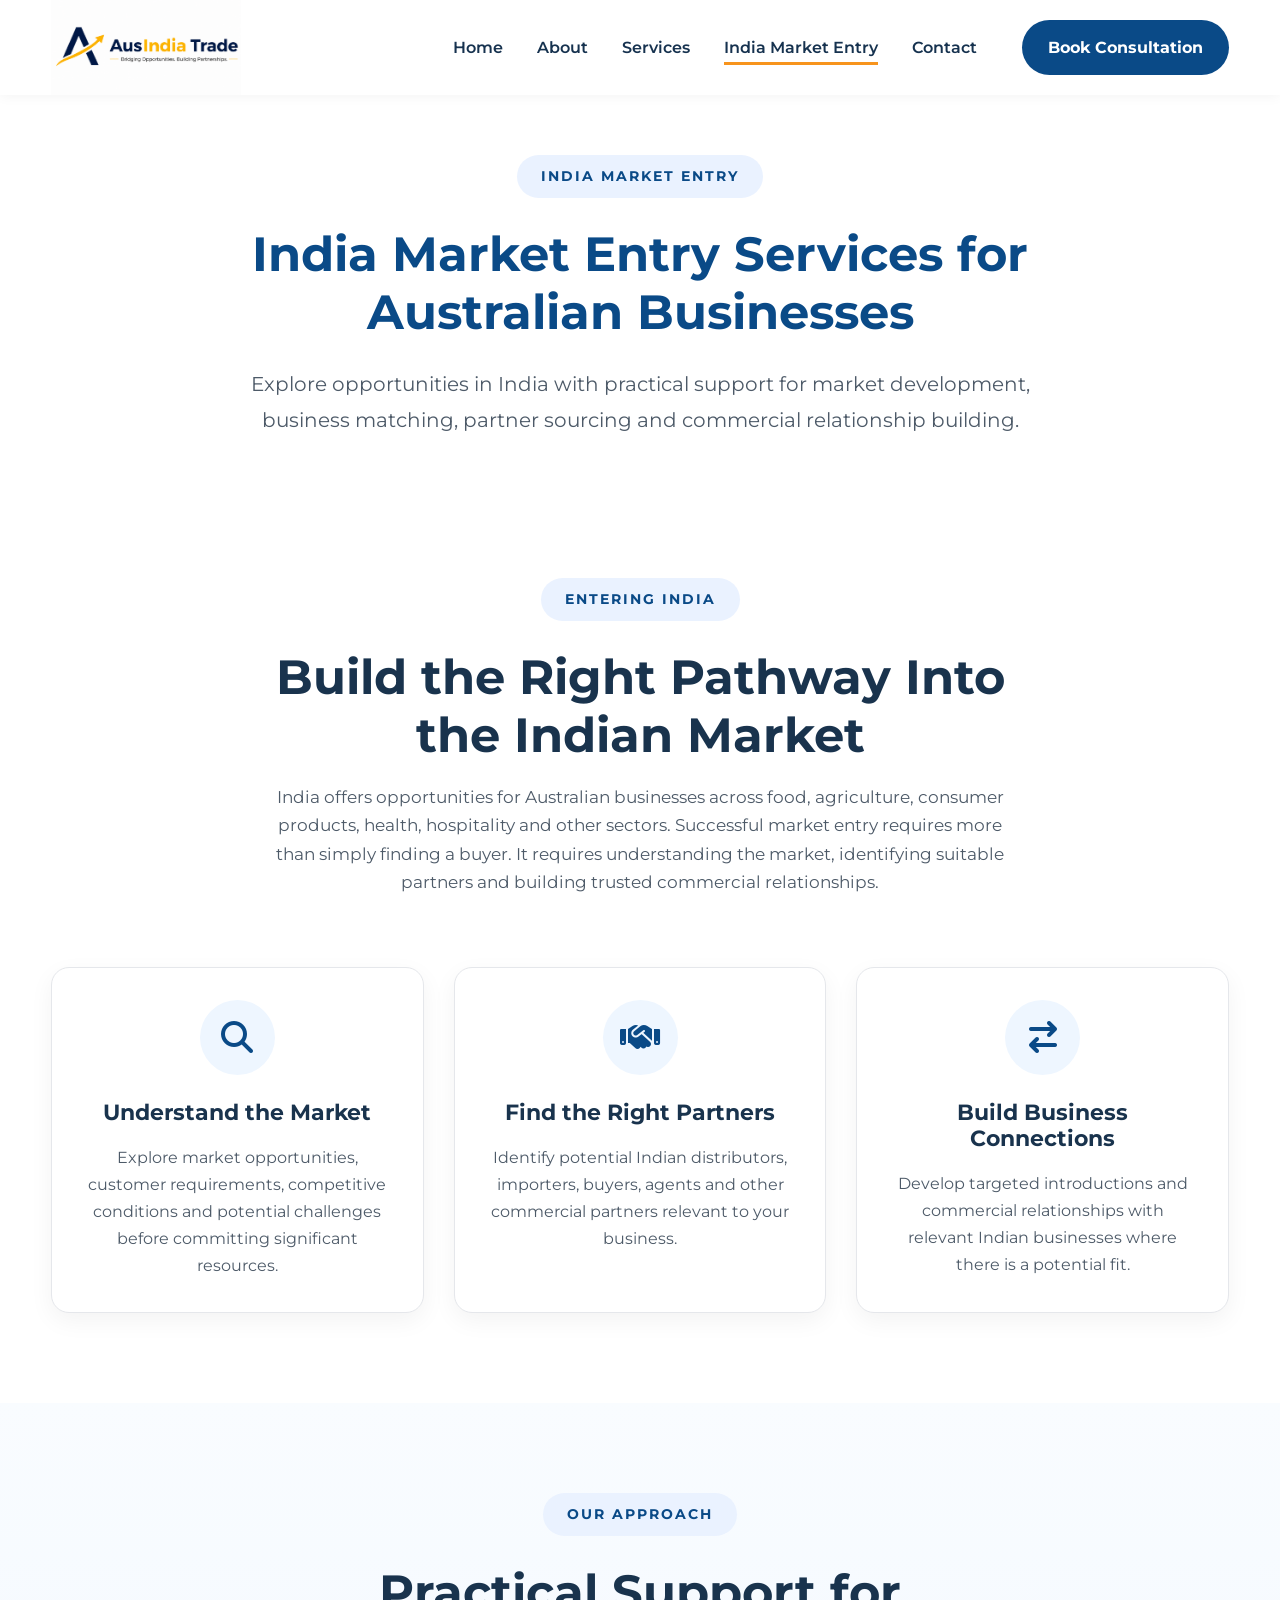
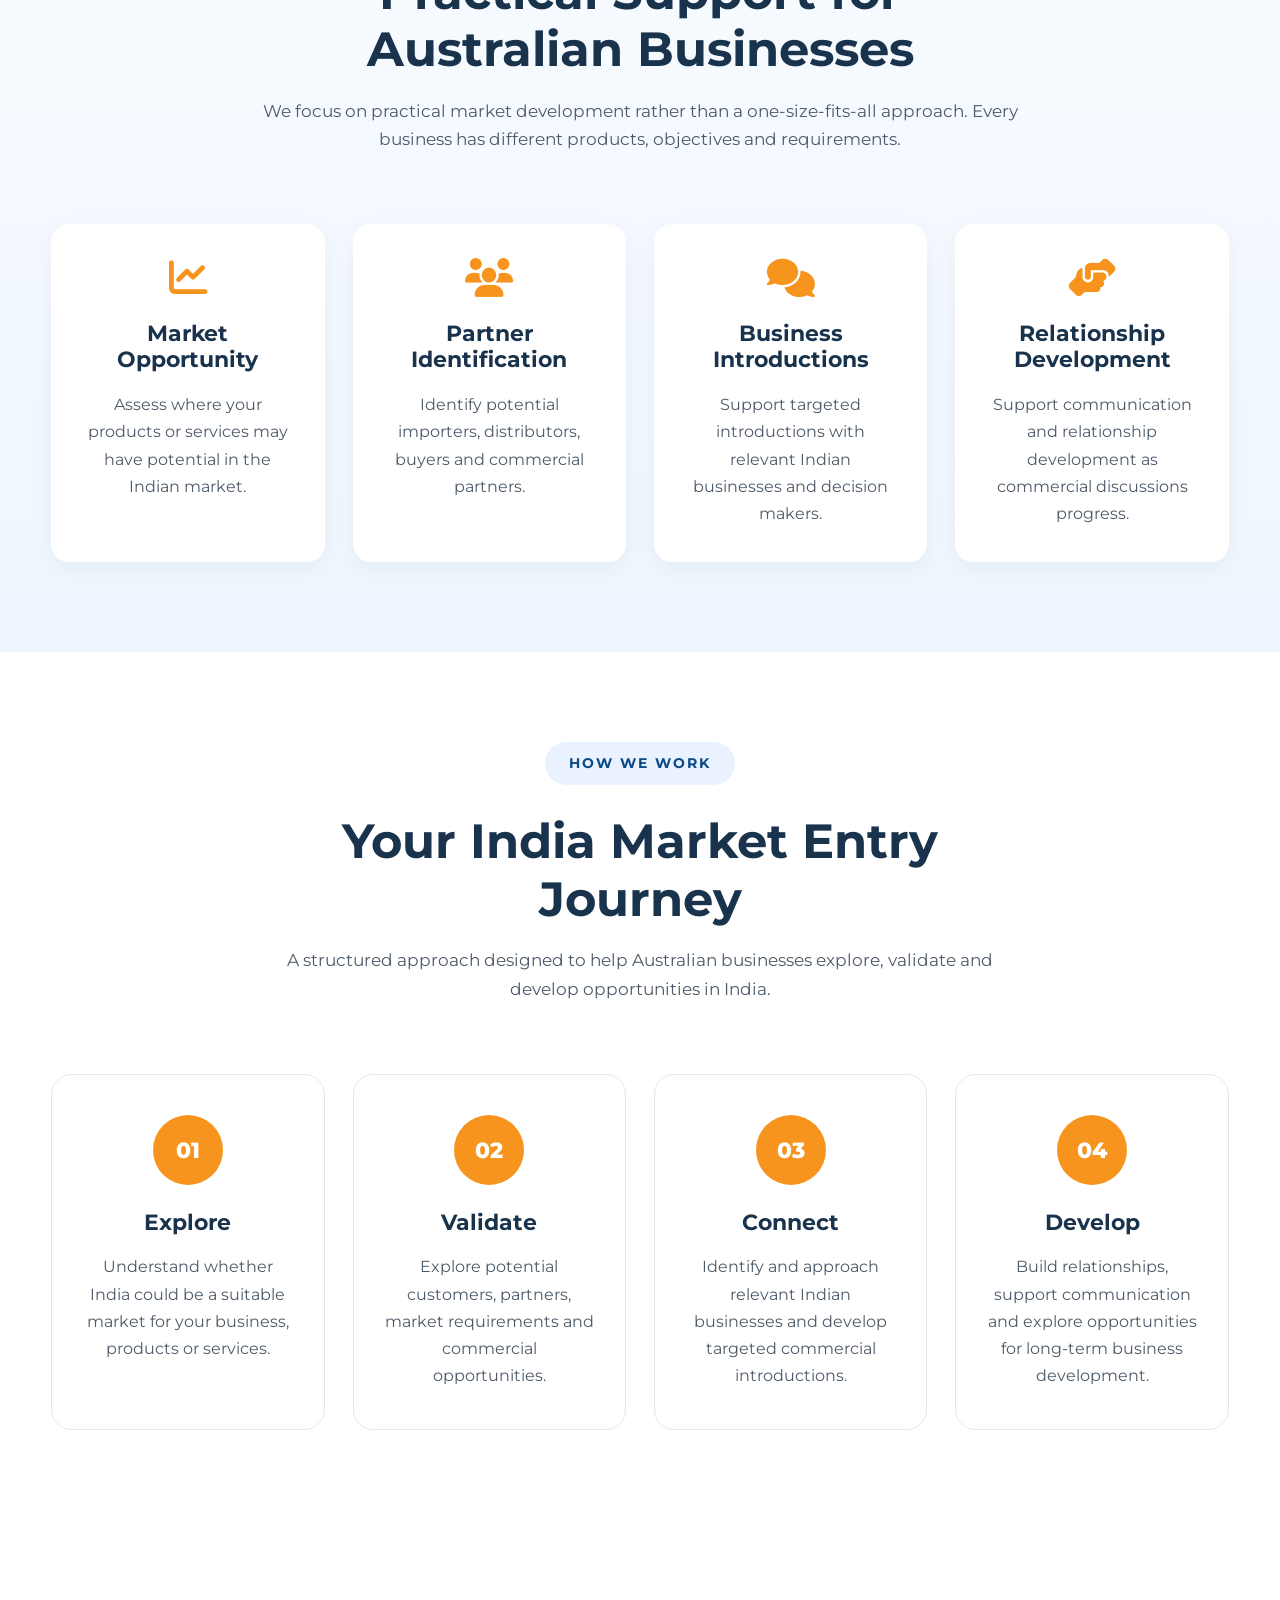
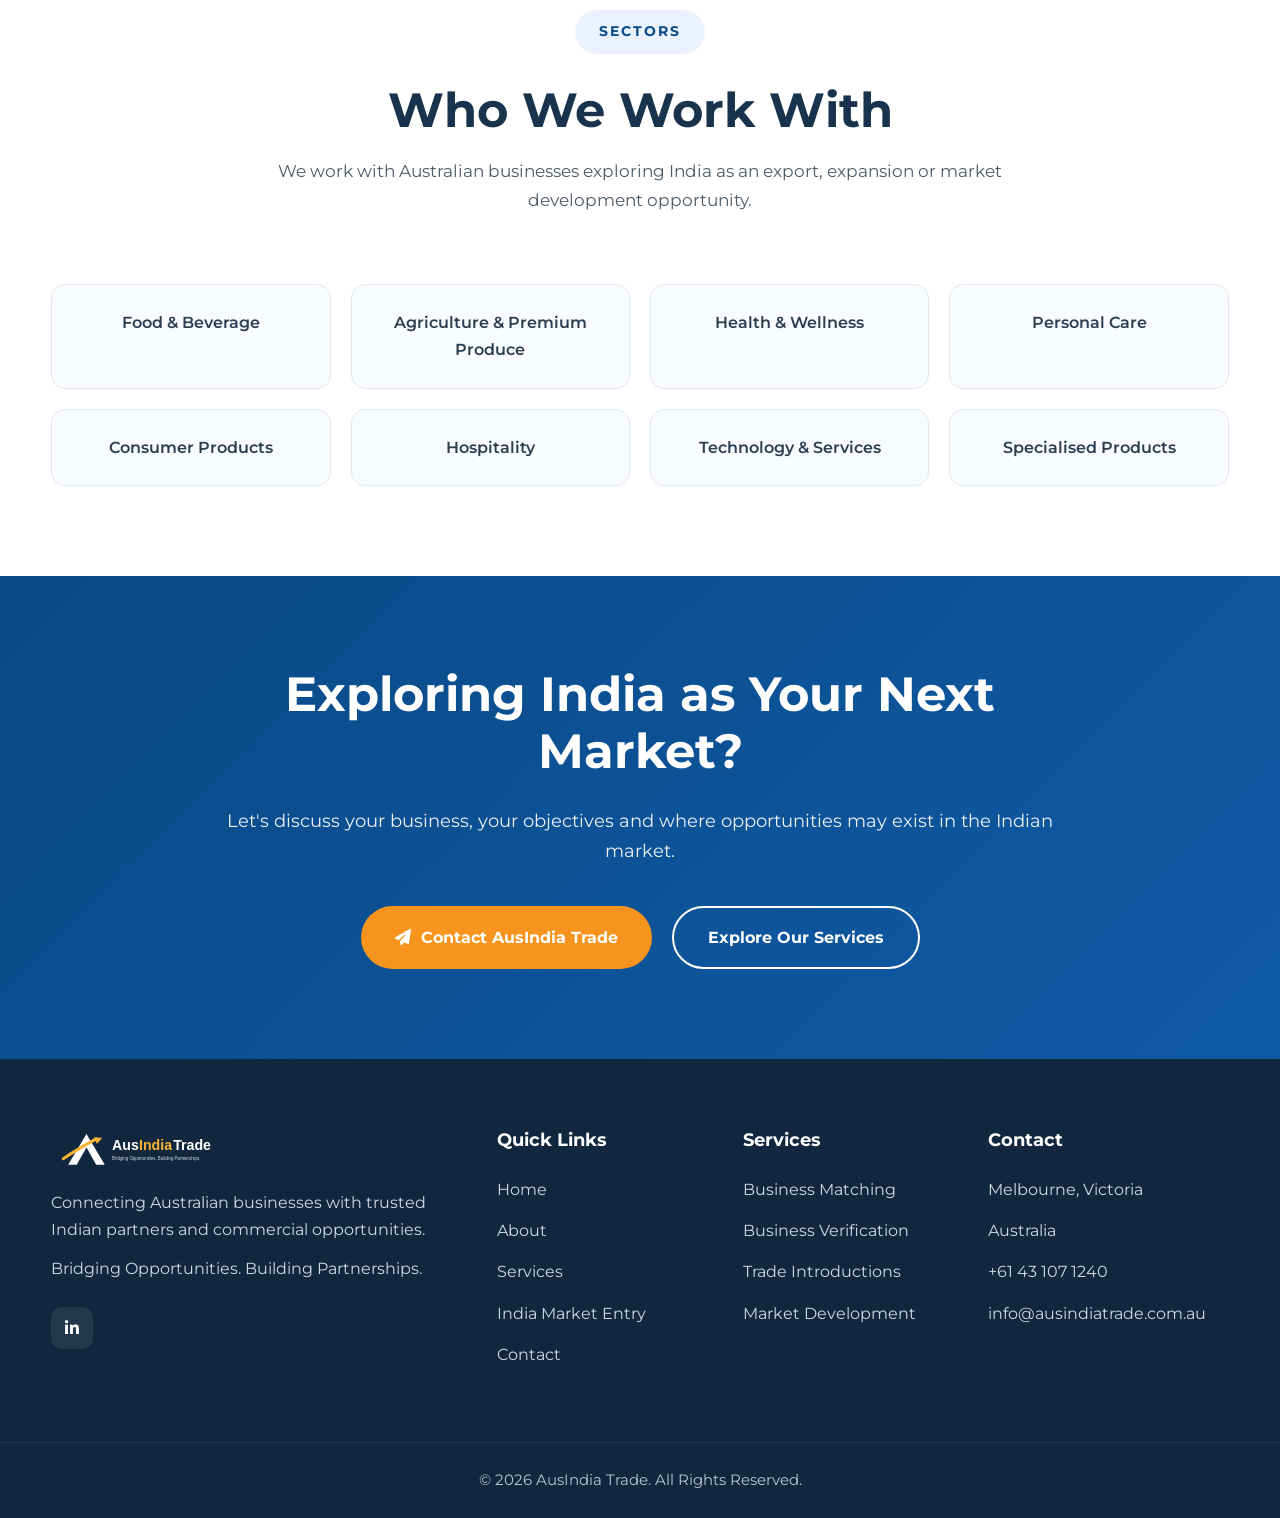
<file: india-market-entry.html>
<!DOCTYPE html>
<html lang="en">

<head>

<meta charset="UTF-8">
<meta name="viewport" content="width=device-width, initial-scale=1.0">

<title>India Market Entry Services | AusIndia Trade</title>

<meta name="description"
      content="AusIndia Trade helps Australian businesses explore and enter the Indian market through market development, business matching, partner sourcing and trade support.">

<meta name="author" content="AusIndia Trade">

<link rel="canonical"
      href="https://ausindiatrade.com.au/india-market-entry.html">

<!-- Google tag (gtag.js) -->
<script async src="https://www.googletagmanager.com/gtag/js?id=G-KVT9GR7VWQ"></script>
<script>
window.dataLayer = window.dataLayer || [];
function gtag(){dataLayer.push(arguments);}
gtag('js', new Date());

gtag('config', 'G-KVT9GR7VWQ');
</script>

<link rel="preconnect" href="https://fonts.googleapis.com">
<link rel="preconnect" href="https://fonts.gstatic.com" crossorigin>

<link href="https://fonts.googleapis.com/css2?family=Montserrat:wght@300;400;500;600;700;800&display=swap"
      rel="stylesheet">

<link rel="stylesheet"
      href="https://cdnjs.cloudflare.com/ajax/libs/font-awesome/6.7.2/css/all.min.css">

<link rel="stylesheet" href="css/style.css">

</head>


<body>


<!-- =======================================
HEADER
======================================= -->

<header class="header">

<div class="container nav-container">

<a href="index.html" class="logo">

<img src="images/logo-header.png"
     alt="AusIndia Trade">

</a>


<nav class="nav-menu">

<ul class="nav-links">

<li>
<a href="index.html">
Home
</a>
</li>

<li>
<a href="about.html">
About
</a>
</li>

<li>
<a href="services.html">
Services
</a>
</li>

<li>
<a href="india-market-entry.html" class="active">
India Market Entry
</a>
</li>

<li>
<a href="contact.html">
Contact
</a>
</li>

</ul>


<a href="contact.html" class="btn-nav">
Book Consultation
</a>

</nav>


<div class="hamburger">

<span></span>
<span></span>
<span></span>

</div>

</div>

</header>



<!-- =======================================
PAGE HERO
======================================= -->

<section class="page-hero">

<div class="container">

<div class="page-hero-content">

<span class="section-tag">
INDIA MARKET ENTRY
</span>

<h1>
India Market Entry Services for Australian Businesses
</h1>

<p>
Explore opportunities in India with practical support for market development,
business matching, partner sourcing and commercial relationship building.
</p>

</div>

</div>

</section>



<!-- =======================================
INTRODUCTION
======================================= -->

<section class="about-preview">

<div class="container">

<div class="section-header">

<span class="section-tag">
ENTERING INDIA
</span>

<h2>
Build the Right Pathway Into the Indian Market
</h2>

<p>
India offers opportunities for Australian businesses across food, agriculture,
consumer products, health, hospitality and other sectors. Successful market
entry requires more than simply finding a buyer. It requires understanding
the market, identifying suitable partners and building trusted commercial
relationships.
</p>

</div>


<div class="services-grid-three">


<div class="about-card">

<i class="fa-solid fa-magnifying-glass"></i>

<h3>
Understand the Market
</h3>

<p>
Explore market opportunities, customer requirements, competitive conditions
and potential challenges before committing significant resources.
</p>

</div>



<div class="about-card">

<i class="fa-solid fa-handshake"></i>

<h3>
Find the Right Partners
</h3>

<p>
Identify potential Indian distributors, importers, buyers, agents and other
commercial partners relevant to your business.
</p>

</div>



<div class="about-card">

<i class="fa-solid fa-arrow-right-arrow-left"></i>

<h3>
Build Business Connections
</h3>

<p>
Develop targeted introductions and commercial relationships with relevant
Indian businesses where there is a potential fit.
</p>

</div>


</div>

</div>

</section>



<!-- =======================================
WHY INDIA / MARKET SUPPORT
======================================= -->

<section class="why-india">

<div class="container">

<div class="section-header">

<span class="section-tag">
OUR APPROACH
</span>

<h2>
Practical Support for Australian Businesses
</h2>

<p>
We focus on practical market development rather than a one-size-fits-all
approach. Every business has different products, objectives and requirements.
</p>

</div>


<div class="india-grid">


<div class="india-card">

<i class="fa-solid fa-chart-line"></i>

<h3>
Market Opportunity
</h3>

<p>
Assess where your products or services may have potential in the Indian market.
</p>

</div>



<div class="india-card">

<i class="fa-solid fa-users"></i>

<h3>
Partner Identification
</h3>

<p>
Identify potential importers, distributors, buyers and commercial partners.
</p>

</div>



<div class="india-card">

<i class="fa-solid fa-comments"></i>

<h3>
Business Introductions
</h3>

<p>
Support targeted introductions with relevant Indian businesses and decision makers.
</p>

</div>



<div class="india-card">

<i class="fa-solid fa-handshake-angle"></i>

<h3>
Relationship Development
</h3>

<p>
Support communication and relationship development as commercial discussions progress.
</p>

</div>


</div>

</div>

</section>



<!-- =======================================
HOW WE WORK
======================================= -->

<section class="process">

<div class="container">

<div class="section-header">

<span class="section-tag">
HOW WE WORK
</span>

<h2>
Your India Market Entry Journey
</h2>

<p>
A structured approach designed to help Australian businesses explore,
validate and develop opportunities in India.
</p>

</div>


<div class="process-grid">


<div class="process-card">

<div class="step-number">
01
</div>

<h3>
Explore
</h3>

<p>
Understand whether India could be a suitable market for your business,
products or services.
</p>

</div>



<div class="process-card">

<div class="step-number">
02
</div>

<h3>
Validate
</h3>

<p>
Explore potential customers, partners, market requirements and commercial
opportunities.
</p>

</div>



<div class="process-card">

<div class="step-number">
03
</div>

<h3>
Connect
</h3>

<p>
Identify and approach relevant Indian businesses and develop targeted
commercial introductions.
</p>

</div>



<div class="process-card">

<div class="step-number">
04
</div>

<h3>
Develop
</h3>

<p>
Build relationships, support communication and explore opportunities for
long-term business development.
</p>

</div>


</div>

</div>

</section>



<!-- =======================================
WHO WE WORK WITH
======================================= -->

<section class="industries">

<div class="container">

<div class="section-header">

<span class="section-tag">
SECTORS
</span>

<h2>
Who We Work With
</h2>

<p>
We work with Australian businesses exploring India as an export,
expansion or market development opportunity.
</p>

</div>


<div class="industry-grid">

<div class="industry-card">
Food & Beverage
</div>

<div class="industry-card">
Agriculture & Premium Produce
</div>

<div class="industry-card">
Health & Wellness
</div>

<div class="industry-card">
Personal Care
</div>

<div class="industry-card">
Consumer Products
</div>

<div class="industry-card">
Hospitality
</div>

<div class="industry-card">
Technology & Services
</div>

<div class="industry-card">
Specialised Products
</div>

</div>

</div>

</section>



<!-- =======================================
CALL TO ACTION
======================================= -->

<section class="cta">

<div class="container">

<div class="cta-box">

<h2>
Exploring India as Your Next Market?
</h2>

<p>
Let's discuss your business, your objectives and where opportunities may
exist in the Indian market.
</p>


<div class="cta-buttons">

<a href="contact.html" class="btn btn-primary">
<i class="fa-solid fa-paper-plane"></i>
Contact AusIndia Trade
</a>

<a href="services.html" class="btn btn-outline">
Explore Our Services
</a>

</div>

</div>

</div>

</section>



<!-- =======================================
FOOTER
======================================= -->

<footer class="footer">

<div class="container footer-grid">


<div class="footer-column">

<img src="images/logo-footer.svg"
     alt="AusIndia Trade"
     class="footer-logo">

<p>
Connecting Australian businesses with trusted Indian partners and
commercial opportunities.
</p>

<p class="footer-tagline">
Bridging Opportunities. Building Partnerships.
</p>


<div class="footer-social">

<a href="https://www.linkedin.com/company/ausindia-trade/"
   target="_blank"
   rel="noopener noreferrer"
   aria-label="LinkedIn">

<i class="fab fa-linkedin-in"></i>

</a>

</div>

</div>



<div class="footer-column">

<h3>
Quick Links
</h3>

<ul>

<li>
<a href="index.html">
Home
</a>
</li>

<li>
<a href="about.html">
About
</a>
</li>

<li>
<a href="services.html">
Services
</a>
</li>

<li>
<a href="india-market-entry.html">
India Market Entry
</a>
</li>

<li>
<a href="contact.html">
Contact
</a>
</li>

</ul>

</div>



<div class="footer-column">

<h3>
Services
</h3>

<ul>

<li>
Business Matching
</li>

<li>
Business Verification
</li>

<li>
Trade Introductions
</li>

<li>
Market Development
</li>

</ul>

</div>



<div class="footer-column">

<h3>
Contact
</h3>

<ul>

<li>
Melbourne, Victoria
</li>

<li>
Australia
</li>

<li>
<a href="tel:+61431071240">
+61 43 107 1240
</a>
</li>

<li>
<a href="mailto:info@ausindiatrade.com.au">
info@ausindiatrade.com.au
</a>
</li>

</ul>

</div>


</div>


<div class="footer-bottom">

<div class="container">

<p>
© 2026 AusIndia Trade. All Rights Reserved.
</p>

</div>

</div>

</footer>


<script src="js/script.js"></script>

</body>

</html>
</file>
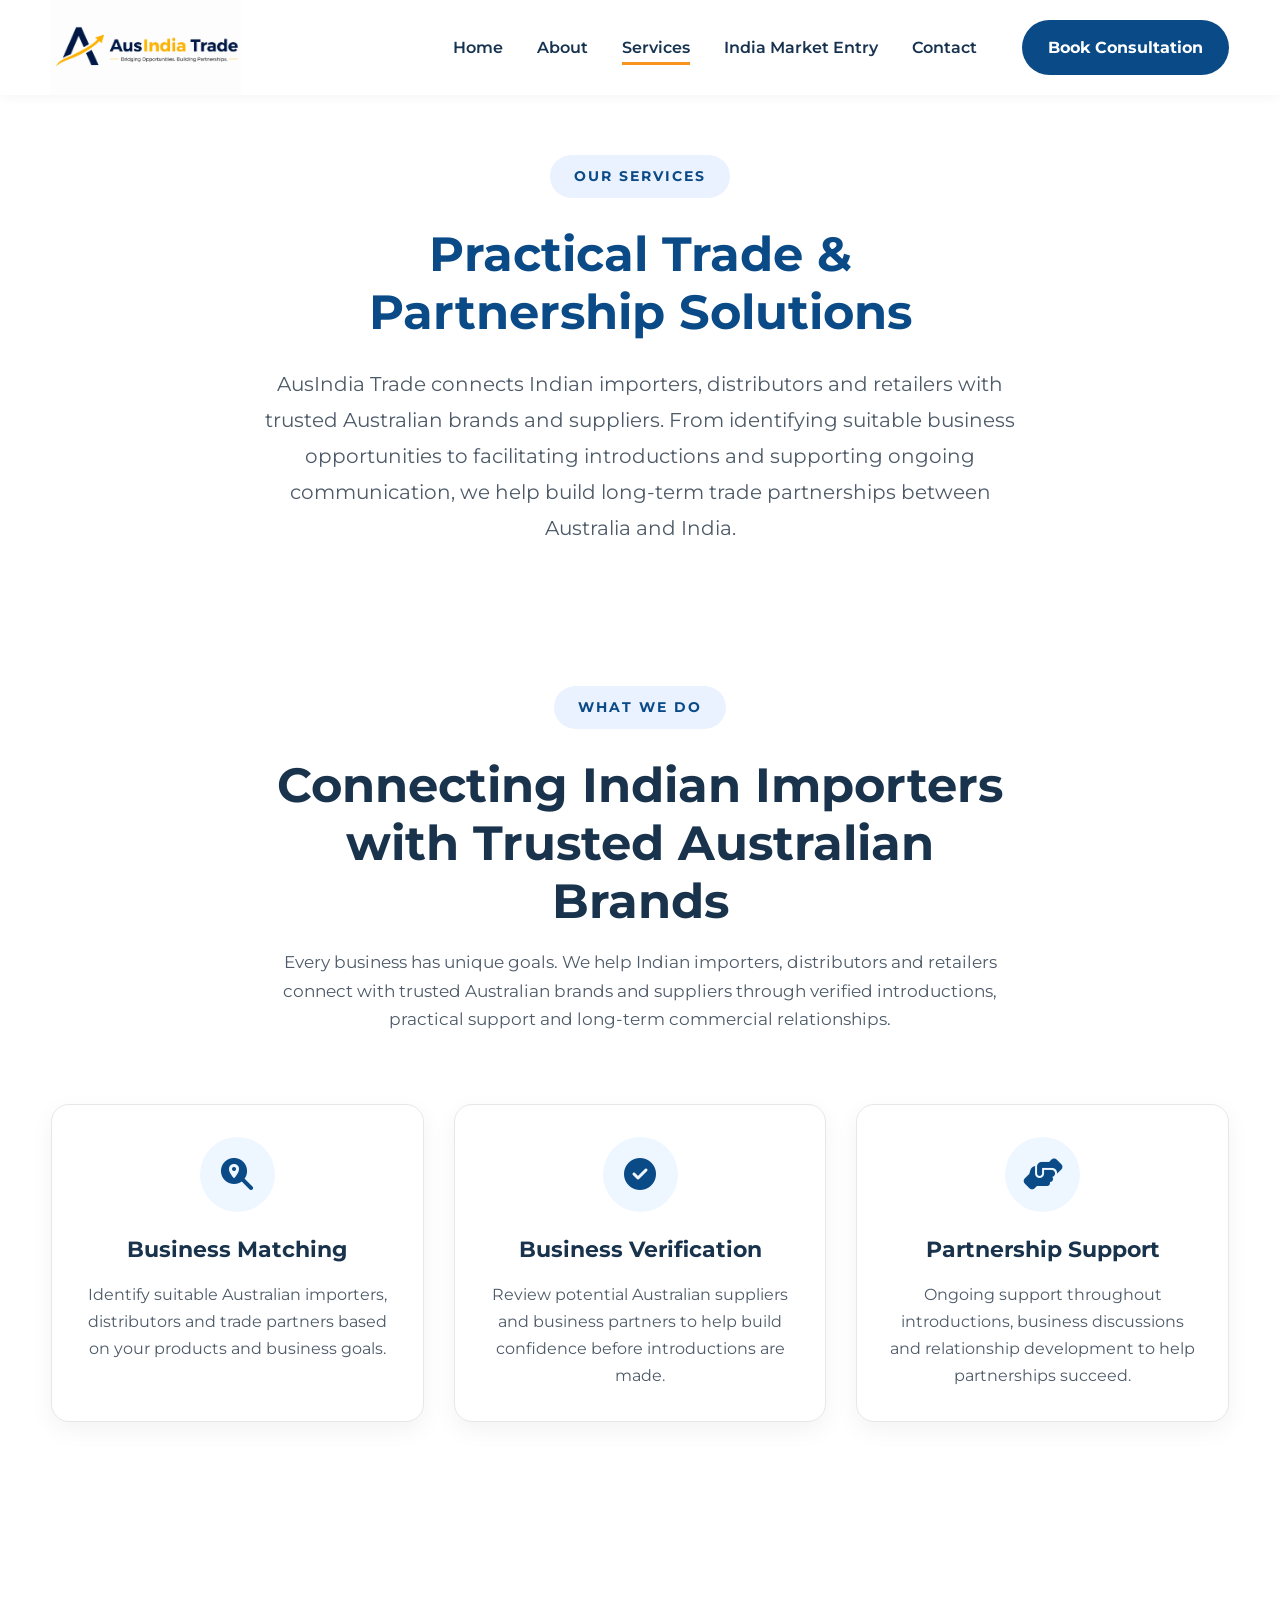
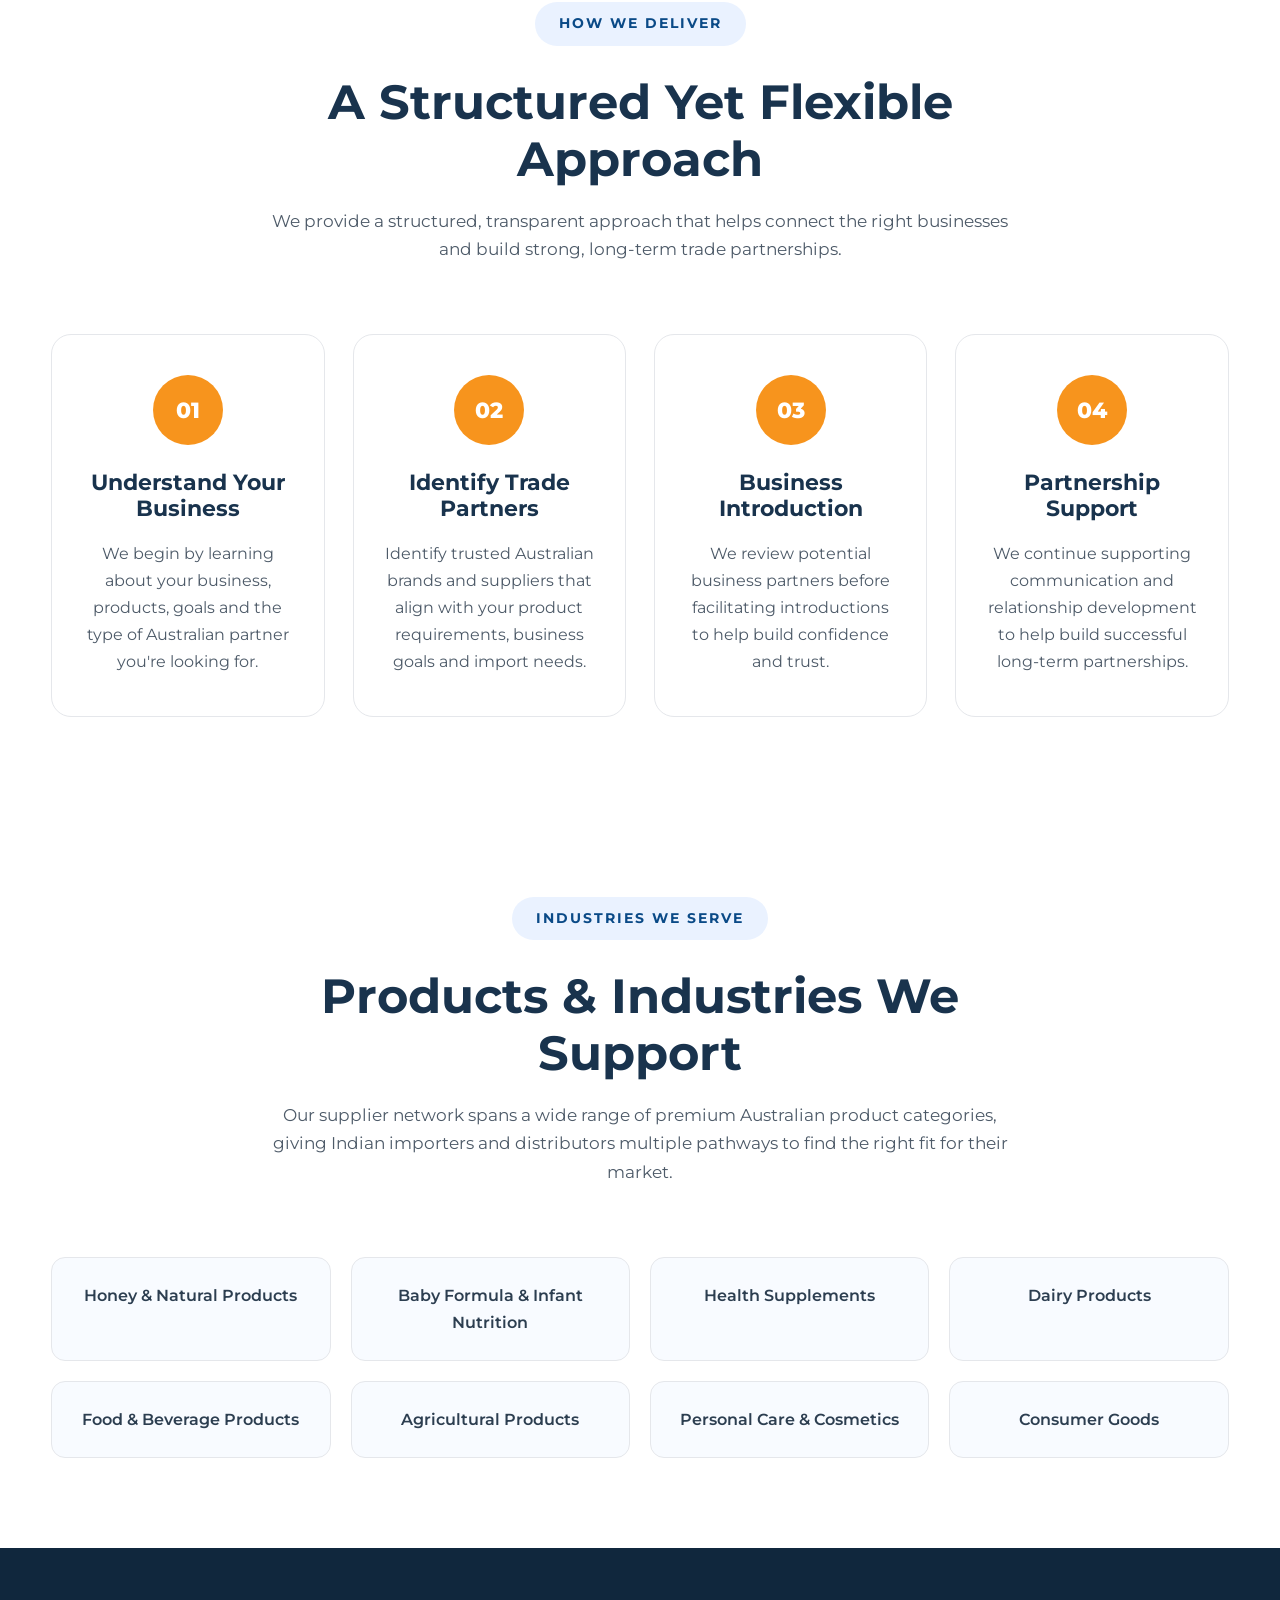
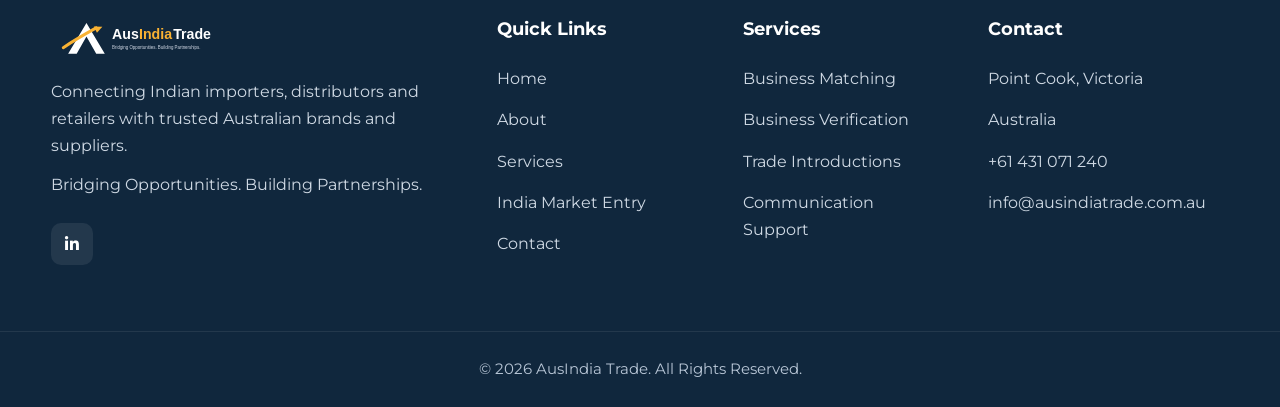
<file: services.html>
<!DOCTYPE html>
<html lang="en">

<head>

<meta charset="UTF-8">
<meta name="viewport" content="width=device-width, initial-scale=1.0">

<title>Services | AusIndia Trade</title>

<meta name="description"
      content="Explore AusIndia Trade's services connecting Indian importers, distributors and retailers with trusted Australian brands and suppliers through business matching, verification and trade support.">

<meta name="keywords"
      content="Australian brands, Australian suppliers, Indian importers, business matching, Australia India trade, supplier verification, trade partnerships, import support">

<meta name="author"
      content="AusIndia Trade">

<link rel="canonical"
      href="https://ausindiatrade.com.au/services.html">

<meta property="og:title"
      content="AusIndia Trade | Services">

<meta property="og:description"
      content="Explore trusted Australia–India trade services including business matching, supplier verification and trade partnership support.">

<meta property="og:image"
      content="https://ausindiatrade.com.au/images/social-share.jpg">

<meta property="og:url"
      content="https://ausindiatrade.com.au/services.html">

<meta property="og:type"
      content="website">

<meta name="twitter:card"
      content="summary_large_image">

<link rel="preconnect"
      href="https://fonts.googleapis.com">

<link rel="preconnect"
      href="https://fonts.gstatic.com"
      crossorigin>

<link href="https://fonts.googleapis.com/css2?family=Montserrat:wght@300;400;500;600;700;800&display=swap"
      rel="stylesheet">

<link rel="stylesheet"
      href="https://cdnjs.cloudflare.com/ajax/libs/font-awesome/6.7.2/css/all.min.css">

<link rel="stylesheet"
      href="css/style.css">

<link rel="icon" type="image/png" sizes="32x32" href="images/favicon-32x32.png">
<link rel="icon" type="image/png" sizes="16x16" href="images/favicon-16x16.png">
<link rel="apple-touch-icon" sizes="180x180" href="images/apple-touch-icon.png">

</head>
<body>

<!-- =======================================
HEADER
======================================= -->

<header class="header">

    <div class="container nav-container">

        <a href="index.html"
           class="logo">

            <img src="images/logo-header.png"
                 alt="AusIndia Trade">

        </a>

        <nav class="nav-menu">

            <ul class="nav-links">

                <li>
                    <a href="index.html">
                        Home
                    </a>
                </li>

                <li>
                    <a href="about.html">
                        About
                    </a>
                </li>

                <li>
                    <a href="services.html"
                       class="active">
                        Services
                    </a>
                </li>

                <li>
                    <a href="india-market-entry.html">
                        India Market Entry
                    </a>
                </li>

                <li>
                    <a href="contact.html">
                        Contact
                    </a>
                </li>

            </ul>

            <a href="contact.html"
               class="btn-nav">

                Book Consultation

            </a>

        </nav>

        <div class="hamburger">

            <span></span>
            <span></span>
            <span></span>

        </div>

    </div>

</header>

<!-- =======================================
PAGE HERO
======================================= -->

<section class="page-hero">

    <div class="container">

        <div class="page-hero-content">

            <span class="section-tag">

                OUR SERVICES

            </span>

            <h1>

                Practical Trade &
                <span>Partnership Solutions</span>

            </h1>

            <p>

                AusIndia Trade connects Indian importers, distributors and retailers with trusted Australian brands and suppliers. From identifying suitable business opportunities to facilitating introductions and supporting ongoing communication, we help build long-term trade partnerships between Australia and India.

            </p>


        </div>

    </div>

</section>

<!-- =======================================
SERVICES INTRODUCTION
======================================= -->

<section class="about-preview"
         id="services-overview">

    <div class="container">

        <div class="section-header">

            <span class="section-tag">

                WHAT WE DO

            </span>

            <h2>

                Connecting Indian Importers
with Trusted Australian Brands

            </h2>

            <p>

                Every business has unique goals. We help Indian importers, distributors and retailers connect with trusted Australian brands and suppliers through verified introductions, practical support and long-term commercial relationships.

            </p>

        </div>

        <div class="services-grid-three">

            <div class="about-card">

                <i class="fa-solid fa-magnifying-glass-location"></i>

                <h3>

                    Business Matching

                </h3>

                <p>

                    Identify suitable Australian
importers, distributors and
trade partners based on your
products and business goals.

                </p>

            </div>

            <div class="about-card">

                <i class="fa-solid fa-circle-check"></i>

                <h3>

                    Business Verification

                </h3>

                <p>

                    Review potential Australian suppliers and business partners to help build confidence before introductions are made.

                </p>

            </div>

            <div class="about-card">

                <i class="fa-solid fa-handshake-angle"></i>

                <h3>

                    Partnership Support

                </h3>

                <p>

                    Ongoing support throughout introductions, business discussions and relationship development to help partnerships succeed.

                </p>

            </div>

        </div>

    </div>

</section>

<!-- =======================================
SERVICE HIGHLIGHTS
======================================= -->

<!-- =======================================
SERVICE PROCESS INTRO
======================================= -->

<section class="process">

    <div class="container">

        <div class="section-header">

            <span class="section-tag">

                HOW WE DELIVER

            </span>

            <h2>

                A Structured Yet Flexible Approach

            </h2>

            <p>

                We provide a structured,
transparent approach that helps connect the right businesses and
build strong, long-term trade partnerships.

            </p>

        </div>

                <div class="process-grid">

            <div class="process-card">

                <div class="step-number">

                    01

                </div>

                <h3>

                    Understand Your Business

                </h3>

                <p>

                    We begin by learning about
your business, products,
goals and the type of
Australian partner you're
looking for.

                </p>

            </div>

            <div class="process-card">

                <div class="step-number">

                    02

                </div>

                <h3>

                    Identify Trade Partners

                </h3>

                <p>

                    Identify trusted Australian brands and suppliers that align with your product requirements, business goals and import needs.
                
                </p>

            </div>

            <div class="process-card">

                <div class="step-number">

                    03

                </div>

                <h3>

                    Business Introduction

                </h3>

                <p>

                    We review potential
business partners before
facilitating introductions
to help build confidence
and trust.

                </p>

            </div>

            <div class="process-card">

                <div class="step-number">

                    04

                </div>

                <h3>

                    Partnership Support

                </h3>

                <p>

                    We continue supporting
communication and
relationship development
to help build successful
long-term partnerships.

                </p>

            </div>

        </div>

    </div>

</section>

<!-- =======================================
INDUSTRIES WE SERVE
======================================= -->



<section class="industries">

    <div class="container">

        <div class="section-header">

            <span class="section-tag">

                INDUSTRIES WE SERVE

            </span>

            <h2>

                Products & Industries We Support

            </h2>

            <p>

                Our supplier network spans a wide range of premium Australian product categories, giving Indian importers and distributors multiple pathways to find the right fit for their market.

            </p>

        </div>

        <div class="industry-grid">

            <div class="industry-card">Honey & Natural Products</div>

            <div class="industry-card">Baby Formula & Infant Nutrition</div>

            <div class="industry-card">Health Supplements</div>

            <div class="industry-card">Dairy Products</div>

            <div class="industry-card">Food & Beverage Products</div>

                        <div class="industry-card">Agricultural Products</div>

            <div class="industry-card">Personal Care & Cosmetics</div>

            
            <div class="industry-card">Consumer Goods</div>

        </div>

    </div>

</section>


<!-- =======================================
FOOTER
======================================= -->

<footer class="footer">

    <div class="container footer-grid">

        <div class="footer-column">

            <img src="images/logo-footer.svg"
                 alt="AusIndia Trade"
                 class="footer-logo">

            <p>
    Connecting Indian importers, distributors and retailers with trusted Australian brands and suppliers.
</p>

<p class="footer-tagline">
    Bridging Opportunities. Building Partnerships.
</p>

             <div class="footer-social">
    <a href="https://www.linkedin.com/company/ausindia-trade/"
       target="_blank"
       rel="noopener noreferrer"
       aria-label="LinkedIn">
        <i class="fab fa-linkedin-in"></i>
    </a>
</div>

        </div>

        <div class="footer-column">

            <h3>Quick Links</h3>

            <ul>

                <li><a href="index.html">Home</a></li>

                <li><a href="about.html">About</a></li>

                <li><a href="services.html">Services</a></li>

                <li><a href="india-market-entry.html">India Market Entry</a></li>

                <li><a href="contact.html">Contact</a></li>

            </ul>

        </div>

        <div class="footer-column">

            <h3>Services</h3>

            <ul>

                <li>Business Matching</li>
                <li>Business Verification</li>
                <li>Trade Introductions</li>
                <li>Communication Support</li>

            </ul>

        </div>

        <div class="footer-column">

    <h3>Contact</h3>

    <ul>
        <li>Point Cook, Victoria</li>
        <li>Australia</li>
        <li>
            <a href="tel:+61431071240">
                +61 431 071 240
            </a>
        </li>
        <li>
            <a href="mailto:info@ausindiatrade.com.au">
                info@ausindiatrade.com.au
            </a>
        </li>
    </ul>

</div>

    </div>

    <div class="footer-bottom">

        <div class="container">

            <p>

                © 2026 AusIndia Trade. All Rights Reserved.

            </p>

        </div>

    </div>

</footer>

<script src="js/script.js"></script>

</body>

</html>
</file>
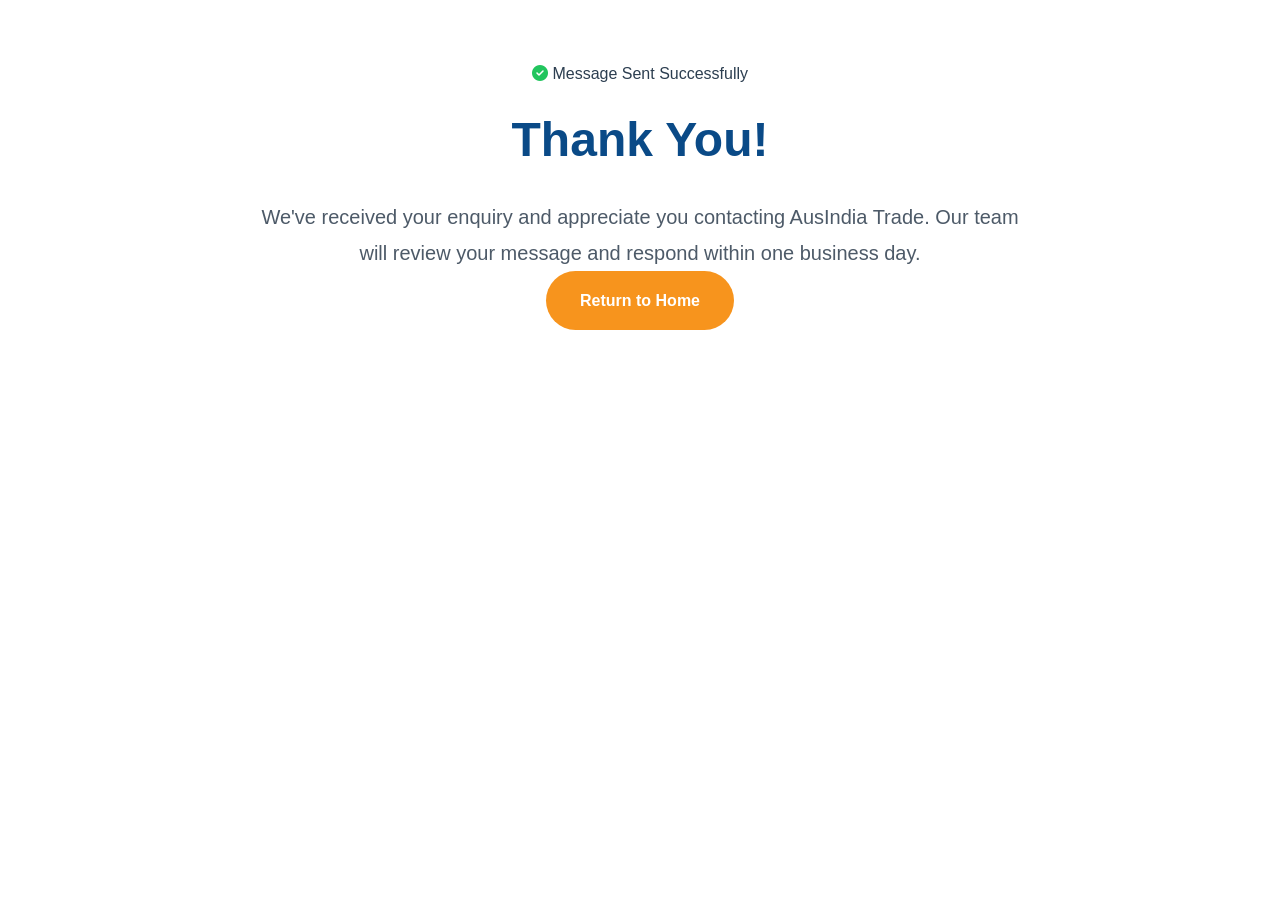
<file: thank-you.html>
<!DOCTYPE html>
<html lang="en">

<head>
    <meta charset="UTF-8">
    <meta name="viewport" content="width=device-width, initial-scale=1.0">

    <title>Thank You | AusIndia Trade</title>

    <meta name="robots" content="noindex, nofollow">

    <link rel="canonical" href="https://ausindiatrade.com.au/thank-you.html">

    <link rel="stylesheet" href="css/style.css">

    <style>
    .page-hero-content h1{
        margin-bottom:30px;
    }

    .section-badge{
        margin-bottom:24px;
    }

    .section-badge i{
        color:#22c55e;
    }
</style>

    <link rel="preconnect" href="https://fonts.googleapis.com">
    <link rel="preconnect" href="https://fonts.gstatic.com" crossorigin>

    <link href="https://fonts.googleapis.com/css2?family=Poppins:wght@300;400;500;600;700;800&display=swap" rel="stylesheet">

    <link rel="stylesheet"
        href="https://cdnjs.cloudflare.com/ajax/libs/font-awesome/6.5.2/css/all.min.css">
</head>

<body>

<section class="page-hero">

    <div class="container">

        <div class="page-hero-content">

            <div class="section-badge">
                <i class="fa-solid fa-circle-check"></i>
                Message Sent Successfully
            </div>

            <h1>Thank You!</h1>

            <p>
                We've received your enquiry and appreciate you contacting AusIndia Trade.
                Our team will review your message and respond within one business day.
            </p>

            <a href="index.html" class="btn btn-primary">
                Return to Home
            </a>

        </div>

    </div>

</section>

</body>

</html>
</file>
<file: css/style.css>
/*==================================================
AUSINDIA TRADE
STYLE.CSS
Version 2.0
==================================================*/


/*==================================================
RESET
==================================================*/

*{
    margin:0;
    padding:0;
    box-sizing:border-box;
}

html{
    scroll-behavior:smooth;
}

body{

    font-family:'Montserrat',sans-serif;
    font-size:16px;
    line-height:1.7;
    color:#2c3e50;
    background:#ffffff;
    overflow-x:hidden;

}

img{

    max-width:100%;
    display:block;

}

a{

    text-decoration:none;
    transition:.3s ease;

}

ul{

    list-style:none;

}

section{

    padding:90px 0;

}

.about-story{

    padding-top:50px;

}

.container{

    width:min(1180px,92%);
    margin:auto;

}


/*==================================================
ROOT COLOURS
==================================================*/

:root{

    --primary:#0A4A87;
    --secondary:#F7941D;
    --dark:#16324F;
    --light:#F8FAFC;
    --white:#ffffff;
    --text:#4d5a68;
    --heading:#19334d;
    --border:#e5e7eb;
    --success:#17a34a;

    --radius:16px;

    --shadow-sm:
        0 8px 24px rgba(0,0,0,.05);

    --shadow:
        0 18px 45px rgba(0,0,0,.08);

    --shadow-lg:
        0 25px 60px rgba(0,0,0,.12);

}


/*==================================================
TYPOGRAPHY
==================================================*/

h1,h2,h3,h4{

    color:var(--heading);
    line-height:1.2;
    font-weight:700;

}

h1{

font-size: clamp(2.2rem, 3.5vw, 3.2rem);

}

h2{

    font-size:clamp(2rem,4vw,3rem);

}

.about-story .section-header h2{

    font-size:clamp(1.8rem,3vw,2.5rem);

}


.about-story p{

    margin-bottom:22px;
    line-height:1.9;

}

h3{

    font-size:1.35rem;

}

p{

    color:var(--text);

}

.section-header{

    max-width:760px;
    margin:0 auto 70px;
    text-align:center;

}

.section-header p{

    margin-top:18px;
    font-size:1.05rem;

}

.section-tag{

    display:inline-block;
    background:#eaf3ff;
    color:var(--primary);
    padding:10px 22px;
    border-radius:100px;
    font-size:.82rem;
    font-weight:700;
    letter-spacing:1.5px;
    margin-bottom:20px;

}


/*==================================================
BUTTONS
==================================================*/

.btn{

    display:inline-flex;
    align-items:center;
    justify-content:center;
    gap:10px;

    padding:16px 34px;

    border-radius:50px;

    font-weight:700;

    transition:.35s;

}

.btn-primary{

    background:var(--secondary);
    color:#fff;

}

.btn-primary:hover{

    background:#d97d0b;
    transform:translateY(-4px);

}

.btn-outline{

    border:2px solid var(--primary);
    color:var(--primary);

}

.btn-outline:hover{

    background:var(--primary);
    color:#fff;

}


/*==================================================
HEADER
==================================================*/

.header{

    position:sticky;
    top:0;
    z-index:1000;

    background:#fff;
    box-shadow:0 2px 15px rgba(0,0,0,.06);

}

.nav-container{

    display:flex;
    justify-content:space-between;
    align-items:center;

    min-height:90px;

}

.logo{

    display:flex;
    align-items:center;

}

.logo img{

    height:95px;
    width:auto;
    display:block;

}

/* Desktop Navigation */

.nav-menu{

    display:flex;
    align-items:center;
    gap:45px;

}

.nav-links{

    display:flex;
    align-items:center;
    gap:34px;

}

.nav-links a{

    color:var(--dark);
    font-weight:600;
    position:relative;

}

.nav-links a::after{

    content:"";

    position:absolute;
    left:0;
    bottom:-8px;

    width:0;
    height:3px;

    background:var(--secondary);

    transition:.3s;

}

.nav-links a:hover::after,
.nav-links a.active::after{

    width:100%;

}

.btn-nav{

    background:var(--primary);
    color:#fff;

    padding:14px 26px;

    border-radius:50px;
    font-weight:700;

    transition:.3s;

}

.btn-nav:hover{

    background:#073763;

}

/* Hamburger */

.hamburger{

    display:none;

    width:42px;
    height:42px;

    border:none;
    background:none;

    cursor:pointer;

    flex-direction:column;
    justify-content:center;

    gap:6px;

}

.hamburger span{

    width:28px;
    height:3px;

    background:var(--dark);

    border-radius:10px;

}

/* ==========================
TABLET & MOBILE
========================== */

@media (max-width:768px){

    .nav-container{

        min-height:75px;

    }

    .logo img{

        height:60px;

    }

    .hamburger{

        display:flex;

    }

    .nav-menu{

        position:fixed;

        top:75px;
        left:-100%;

        width:100%;

        background:#fff;

        flex-direction:column;

        align-items:flex-start;

        gap:25px;

        padding:30px;

        transition:left .35s ease;

        box-shadow:0 10px 30px rgba(0,0,0,.08);

    }

    .nav-menu.active{

        left:0;

    }

    .nav-links{

        width:100%;

        flex-direction:column;

        align-items:flex-start;

        gap:22px;

    }

    .btn-nav{

        width:100%;

        text-align:center;

    }

}


/*==================================================
HERO
==================================================*/

.hero{

    background:
    linear-gradient(135deg,#eef6ff 0%,#ffffff 100%);

    padding:110px 0 90px;

}

.hero-grid{

    display:grid;
    grid-template-columns:1.1fr .9fr;
    gap:70px;
    align-items:center;

}

.hero-badge{

    display:inline-flex;
    align-items:center;
    gap:10px;

    background:#fff;

    color:var(--primary);

    border-radius:40px;

    padding:12px 24px;

    font-weight:700;

    box-shadow:var(--shadow-sm);

    margin-bottom:30px;

}

.hero h1{

    margin-bottom:25px;

}

.hero h1 span{

    display:block;
    color:var(--primary);

}

.hero p{

    font-size:1.08rem;
    max-width:650px;
    margin-bottom:40px;

}

.hero-buttons{

    display:flex;
    gap:18px;
    flex-wrap: wrap;

    margin-bottom:60px;

}

.hero-stats{

    display:grid;
    grid-template-columns:repeat(4,1fr);
    gap:20px;

}

.hero-content {
    order:1;
}

.hero-image {
    order:2;
}


.hero-image img {
    width:100%;
    max-width:650px;
    height:auto;
    animation:none;
}

.stat{

    background:#fff;

    padding:25px;

    border-radius:16px;

    text-align:center;

    box-shadow:var(--shadow-sm);

}

.stat h2{

    color:var(--primary);
    font-size:2rem;
    margin-bottom:8px;

}

.hero-image{
    order:1;
    max-width:650px;
    margin:0 auto;
    display:flex;
    align-items:flex-start;
    justify-content:center;
}

@keyframes float{

    0%,100%{

        transform:translateY(0);

    }

    50%{

        transform:translateY(-14px);

    }

}

/*==================================================
TRUST BAR
==================================================*/

.trust-bar{

    background:var(--primary);
    color:#fff;
    padding:22px 0;

}

.trust-items{

    display:grid;
    grid-template-columns:repeat(5,1fr);
    gap:25px;
    align-items:center;
    text-align:center;

}

.trust-items div{

    display:flex;
    align-items:center;
    justify-content:center;
    gap:12px;

    font-weight:700;
    font-size:.95rem;

}

.trust-items i{

    color:var(--secondary);
    font-size:1.3rem;

}


/*==================================================
ABOUT PREVIEW
==================================================*/

.about-preview{

    background:#ffffff;

}

.about-grid{

    display:grid;
    grid-template-columns:repeat(3,1fr);
    gap:30px;
    align-items:stretch;

}


.about-story .about-grid{

    display:grid;
    grid-template-columns:1fr 1fr;
    gap:60px;
    align-items:start;

}

.about-image{
    display:flex;
    align-items:flex-start;
}

.about-image img{

    width:100%;
    max-width:600px;
    height:auto;
    display:block;

}

.about-grid p{

    max-width:520px;
    line-height:1.9;

}

.about-text{

    max-width:560px;

}

.about-card{

    background:#fff;

    padding:32px 30px;

    border-radius:18px;

    text-align:center;

    box-shadow:var(--shadow-sm);

    transition:.35s;

    border:1px solid var(--border);

}

.about-card:hover{

    transform:translateY(-10px);

    box-shadow:var(--shadow);

}

.about-card i{

    width:75px;
    height:75px;

    display:flex;
    align-items:center;
    justify-content:center;

    margin:0 auto 25px;

    border-radius:50%;

    background:#eef6ff;

    color:var(--primary);

    font-size:2rem;

}

.about-card h3{

    margin-bottom:18px;

}

.about-card p{

    color:var(--text);

}


/*==================================================
WHY CHOOSE US
==================================================*/

.why-us{

    background:var(--light);

}

.why-grid{

    display:grid;
    grid-template-columns:repeat(3,1fr);
    gap:30px;
    align-items:stretch;

}

.why-card{

    background:#fff;

    border-radius:20px;

    padding:40px 30px;

    box-shadow:var(--shadow-sm);

    transition:.35s;

}

.why-card:hover{

    transform:translateY(-8px);

    box-shadow:var(--shadow);

}

.why-icon{

    width:72px;
    height:72px;

    display:flex;
    align-items:center;
    justify-content:center;

    border-radius:18px;

    background:#eef6ff;

    color:var(--primary);

    font-size:1.9rem;

    margin-bottom:25px;

}

.why-card h3{

    margin-bottom:18px;

}


/*==================================================
PROCESS
==================================================*/

.process{

    background:#fff;

}

.process-grid{

    display:grid;
    grid-template-columns:repeat(4,1fr);
    gap:28px;

}

.process-card{

    background:#fff;

    padding:40px 30px;

    border-radius:20px;

    text-align:center;

    border:1px solid var(--border);

    transition:.35s;

}

.process-card:hover{

    transform:translateY(-8px);

    box-shadow:var(--shadow);

}

.step-number{

    width:70px;
    height:70px;

    margin:0 auto 25px;

    border-radius:50%;

    display:flex;
    align-items:center;
    justify-content:center;

    background:var(--secondary);

    color:#fff;

    font-size:1.4rem;

    font-weight:800;

}

.process-card h3{

    margin-bottom:18px;

}


/*==================================================
SERVICES
==================================================*/

.services{

    background:var(--light);

}

.services-grid{

    display:grid;
    grid-template-columns:repeat(3,1fr);
    gap:30px;

}

.service-card{

    background:#fff;

    border-radius:20px;

    padding:40px 35px;

    transition:.35s;

    box-shadow:var(--shadow-sm);

}

.service-card:hover{

    transform:translateY(-10px);

    box-shadow:var(--shadow);

}

.service-icon{

    width:72px;
    height:72px;

    display:flex;
    align-items:center;
    justify-content:center;

    border-radius:18px;

    background:linear-gradient(135deg,var(--primary),#1565c0);

    color:#fff;

    font-size:1.8rem;

    margin-bottom:25px;

}

.service-card h3{

    margin-bottom:18px;

}

.service-card p{

    color:var(--text);

}


/*==================================================
INDUSTRIES
==================================================*/

.industries{

    background:#fff;

}

.industry-grid{

    display:grid;
    grid-template-columns:repeat(4,1fr);
    gap:20px;

}

.industry-card{

    background:#f8fbff;

    border:1px solid var(--border);

    border-radius:14px;

    padding:24px;

    text-align:center;

    font-weight:600;

    transition:.3s;

}

.industry-card:hover{

    background:var(--primary);

    color:#fff;

    transform:translateY(-5px);

}


/*==================================================
WHY INDIA
==================================================*/

.why-india{

    background:linear-gradient(180deg,#f9fcff,#eef6ff);

}

.india-grid{

    display:grid;
    grid-template-columns:repeat(4,1fr);
    gap:28px;

}

.india-card{

    background:#fff;

    padding:35px;

    border-radius:18px;

    text-align:center;

    box-shadow:var(--shadow-sm);

    transition:.35s;

}

.india-card:hover{

    transform:translateY(-8px);

    box-shadow:var(--shadow);

}

.india-card i{

    font-size:2.4rem;

    color:var(--secondary);

    margin-bottom:24px;

}

.india-card h3{

    margin-bottom:18px;

}

/*==================================================
TESTIMONIALS
==================================================*/

.testimonials{

    background:var(--light);

}

.testimonial-grid{

    display:grid;
    grid-template-columns:repeat(3,1fr);
    gap:30px;

}

.testimonial-card{

    background:#fff;

    padding:40px;

    border-radius:20px;

    box-shadow:var(--shadow-sm);

    position:relative;

    transition:.35s;

}

.testimonial-card:hover{

    transform:translateY(-8px);

    box-shadow:var(--shadow);

}

.quote{

    width:60px;
    height:60px;

    border-radius:50%;

    background:var(--primary);

    color:#fff;

    display:flex;
    align-items:center;
    justify-content:center;

    font-size:1.4rem;

    margin-bottom:25px;

}

.testimonial-card p{

    font-size:1rem;
    color:var(--text);

}


/*==================================================
FAQ
==================================================*/

.faq{

    background:#fff;

}

.faq-wrapper{

    max-width:900px;

    margin:auto;

}

.faq-item{

    border:1px solid var(--border);

    border-radius:14px;

    overflow:hidden;

    margin-bottom:18px;

    background:#fff;

    box-shadow:var(--shadow-sm);

}

.faq-question{

    width:100%;

    background:#fff;

    border:none;

    cursor:pointer;

    display:flex;

    align-items:center;

    justify-content:space-between;

    padding:24px 30px;

    font-size:1.05rem;

    font-weight:700;

    color:var(--heading);

    transition:.3s;

}

.faq-question:hover{

    background:#f6f9fc;

}

.faq-question i{

    color:var(--secondary);

    transition:.3s;

}

.faq-item.active .faq-question i{

    transform:rotate(45deg);

}

.faq-answer{

    max-height:0;

    overflow:hidden;

    transition:max-height .35s ease;

}

.faq-answer p{

    padding:0 30px 30px;

    color:var(--text);

}


/*==================================================
CALL TO ACTION
==================================================*/

.cta{

    background:
    linear-gradient(135deg,
    var(--primary),
    #0f5aa5);

}

.cta-box{

    text-align:center;

    color:#fff;

    max-width:900px;

    margin:auto;

}

.cta-box h2{

    color:#fff;

    margin-bottom:25px;

    font-size:clamp(2rem,4vw,3rem);

}

.cta-box p{

    color:rgba(255,255,255,.92);

    margin-bottom:40px;

    font-size:1.1rem;

}

.cta-buttons{

    display:flex;

    justify-content:center;

    gap:20px;

    flex-wrap:wrap;

}

.cta .btn-outline{

    border:2px solid #fff;

    color:#fff;

}

.cta .btn-outline:hover{

    background:#fff;

    color:var(--primary);

}


/*==================================================
FOOTER
==================================================*/

.footer{

    background:#10273d;

    color:#cfd9e4;

    padding:70px 0 0;

}

.footer-grid{

    display:grid;

    grid-template-columns:
    2fr
    1fr
    1fr
    1.2fr;

    gap:45px;

}

.footer-logo{

    width:220px;

    margin-bottom:18px;

}

.footer-column h3{

    color:#fff;

    margin-bottom:25px;

    font-size:1.15rem;

}

.footer-column p{

    color:#cfd9e4;

    margin-bottom:12px;

}

.footer-column ul li{

    margin-bottom:14px;

}

.footer-column ul li a{

    color:#cfd9e4;

}

.footer-column ul li a:hover{

    color:var(--secondary);

    padding-left:5px;

}

.footer-social{

    display:flex;

    gap:15px;

    margin-top:25px;

}

.footer-social a{

    width:42px;

    height:42px;

    border-radius:10px;

    display:flex;

    align-items:center;

    justify-content:center;

    background:rgba(255,255,255,.08);

    color:#fff;

    transition:.3s;

}

.footer-social a:hover{

    background:var(--secondary);

    transform:translateY(-3px);

}

.footer-bottom{

    border-top:1px solid rgba(255,255,255,.08);

    margin-top:60px;

    padding:25px 0;

    text-align:center;

}

.footer-bottom p{

    color:#b8c6d6;

    font-size:.92rem;

}


/*==================================================
UTILITY CLASSES
==================================================*/

.text-center{

    text-align:center;

}

.mt-0{margin-top:0;}
.mt-20{margin-top:20px;}
.mt-30{margin-top:30px;}
.mt-40{margin-top:40px;}
.mt-60{margin-top:60px;}

.mb-20{margin-bottom:20px;}
.mb-30{margin-bottom:30px;}
.mb-40{margin-bottom:40px;}
.mb-60{margin-bottom:60px;}

.rounded{

    border-radius:var(--radius);

}

.shadow{

    box-shadow:var(--shadow);

}

.bg-light{

    background:var(--light);

}

.bg-white{

    background:#fff;

}

.text-primary{

    color:var(--primary);

}

.text-secondary{

    color:var(--secondary);

}

/*==================================================
ANIMATIONS
==================================================*/

.fade-up{

    opacity:0;

    transform:translateY(40px);

    transition:
        opacity .7s ease,
        transform .7s ease;

}

.fade-up.show{

    opacity:1;

    transform:translateY(0);

}

.fade-left{

    opacity:0;

    transform:translateX(-50px);

    transition:
        opacity .7s ease,
        transform .7s ease;

}

.fade-left.show{

    opacity:1;

    transform:translateX(0);

}

.fade-right{

    opacity:0;

    transform:translateX(50px);

    transition:
        opacity .7s ease,
        transform .7s ease;

}

.fade-right.show{

    opacity:1;

    transform:translateX(0);

}

.zoom-in{

    opacity:0;

    transform:scale(.9);

    transition:
        opacity .6s ease,
        transform .6s ease;

}

.zoom-in.show{

    opacity:1;

    transform:scale(1);

}


/*==================================================
SCROLLBAR
==================================================*/

::-webkit-scrollbar{

    width:10px;

}

::-webkit-scrollbar-track{

    background:#eef2f5;

}

::-webkit-scrollbar-thumb{

    background:var(--primary);

    border-radius:100px;

}

::-webkit-scrollbar-thumb:hover{

    background:#063968;

}


/*==================================================
SELECTION
==================================================*/

::selection{

    background:var(--secondary);

    color:#fff;

}


/*==================================================
BACK TO TOP BUTTON
==================================================*/

.back-to-top{

    position:fixed;

    right:30px;

    bottom:30px;

    width:52px;

    height:52px;

    border:none;

    border-radius:50%;

    background:var(--secondary);

    color:#fff;

    font-size:1.1rem;

    cursor:pointer;

    display:flex;

    align-items:center;

    justify-content:center;

    box-shadow:var(--shadow);

    opacity:0;

    visibility:hidden;

    transform:translateY(15px);

    transition:.35s;

    z-index:999;

}

.back-to-top.show{

    opacity:1;

    visibility:visible;

    transform:translateY(0);

}

.back-to-top:hover{

    background:var(--primary);

}

.services-grid-three{

    display:grid;
    grid-template-columns:repeat(3,1fr);
    gap:30px;

}

/*==================================================
RESPONSIVE
==================================================*/

@media (max-width:1100px){

.hero-grid{

    grid-template-columns:1fr;

    text-align:center;

}

.hero-content{

    order:2;

}

.hero-image{

    order:1;

    max-width:650px;

    margin:auto;

}

.hero-buttons{

    justify-content:center;

}

.hero-stats{

    grid-template-columns:repeat(2,1fr);

}

.why-grid,
.services-grid,
.india-grid{

    grid-template-columns:repeat(2,1fr);

}

.about-grid{

    grid-template-columns:1fr;
    gap:40px;

}

}

.process-grid{

    grid-template-columns:repeat(4,1fr);

}

.industry-grid{

    grid-template-columns:repeat(4,1fr);

}




/*==================================================
TABLET
==================================================*/

@media (max-width:768px){

    .logo{
    display:flex;
    align-items:center;
}

   .logo img{
    height:60px;
}

.nav-container{
    min-height:75px;
}

section{

    padding:70px 0;

}

.nav-menu{

    display:flex;
    position:fixed;
    top:70px;
    left:-100%;

    width:100%;
    background:#fff;

    flex-direction:column;
    align-items:flex-start;

    padding:30px;

    gap:25px;

    transition:left .35s ease;

    box-shadow:0 10px 25px rgba(0,0,0,.08);

}

.nav-menu.active{

    left:0;

}

.nav-links{

    flex-direction:column;

    width:100%;

    gap:25px;

}

.btn-nav{

    width:100%;

    text-align:center;

}

.hamburger{

    display:flex;

}

.hero{
    padding:140px 0 110px;
}

.hero h1{
    font-size:2rem;
    line-height:1.15;
}

.hero-stats{

    grid-template-columns:1fr 1fr;

}

.about-grid,
.why-grid,
.services-grid,
.process-grid,
.india-grid,
.testimonial-grid{

    grid-template-columns:1fr;

}

.industry-grid{

    grid-template-columns:repeat(2,1fr);

}

.trust-items{

    grid-template-columns:1fr 1fr;

    gap:20px;

}

.cta-buttons{

    flex-direction:column;

}

.footer-grid{

    grid-template-columns:1fr;

    text-align:center;

    gap:25px;

}

.footer-logo{

    margin:0 auto 25px;

}

.footer-social{

    justify-content:center;

}

}


/*==================================================
MOBILE
==================================================*/

@media (max-width:768px){

   .hamburger{
    display:flex;
}

.container{

    width:94%;

}

.hero{

    padding:80px 0;

}

.hero h1{

    font-size:2rem;

}

.hero p{

    font-size:1rem;

}

.hero-buttons{

    flex-direction: row;

}

.hero-buttons .btn{

    width:100%;

}

.hero-stats{

    grid-template-columns:1fr;

}

.stat{

    padding:20px;

}

.section-header{

    margin-bottom:45px;

}

.section-tag{

    font-size:.72rem;

}

.industry-grid{

    grid-template-columns:1fr;

}

.trust-items{

    grid-template-columns:1fr;

}

.about-card,
.why-card,
.service-card,
.process-card,
.india-card,
.testimonial-card{

    padding:30px 24px;

}

.faq-question{

    padding:20px;

    font-size:.95rem;

}

.faq-answer p{

    padding:0 20px 20px;

}

.back-to-top{

    right:18px;

    bottom:18px;

}

}


/*==================================================
LARGE DESKTOPS
==================================================*/

@media (min-width:1500px){

.container{

    max-width:1320px;

}

.hero{

    padding:140px 0 110px;

}

.hero-grid{
    display:grid;
    grid-template-columns:1.1fr 0.9fr;
    gap:100px;
    align-items:center;
}

.hero h1{

    max-width:760px;

}

}

.page-hero{

    background:linear-gradient(135deg,#eef6ff 0%,#ffffff 100%);
    padding:60px 0;
    text-align:center;

}

.page-hero-content{

    max-width:1100px;
    margin:0 auto;
    text-align:center;

}

.page-hero h1{

    font-size:3.2rem;
    line-height:1.2;
    font-weight:700;
    color:var(--primary);
    margin-bottom:25px;

}

.page-hero h1 span{

    display:block;
    color:var(--primary);

}

.page-hero p{

    max-width:780px;
    margin:0 auto;
    font-size:1.08rem;

}

/*==================================================
CONTACT PAGE
==================================================*/

.contact-grid{

    display:grid;
    grid-template-columns:1fr 1.1fr;
    gap:60px;
    align-items:start;

}

.contact-form{

    background:#fff;
    padding:20px 40px 40px;
    border-radius:16px;
    box-shadow:0 12px 35px rgba(0,0,0,0.08);
    margin-top:-30px;

}

.contact-form h2{
    font-size:2.2rem;
    margin-bottom:20px;
    line-height:1.2;
    color:var(--heading);
}

.contact-form .btn{

    width:100%;
    margin-top:10px;

}

.contact-form .btn{

    width:100%;
    padding:16px;
    font-size:1rem;
    font-weight:600;
    border-radius:50px;

}

.contact-form .form-group{

    margin-bottom:20px;

}

.contact-form label{

    display:block;
    font-weight:600;
    margin-bottom:8px;
    color:var(--dark);

}

.contact-form input,
.contact-form textarea{

    width:100%;
    padding:14px 16px;
    border:1px solid #d9e2ec;
    border-radius:10px;
    font-size:1rem;
    font-family:inherit;
    transition:0.3s;

}

.contact-form textarea{

    resize:vertical;
    min-height:160px;

}

.contact-form input:focus,
.contact-form textarea:focus{

    outline:none;
    border-color:var(--primary);

}

.contact-section{
    padding:40px 0 80px;
}

.contact-info .info-box{

    display:flex;
    align-items:flex-start;
    gap:18px;
    margin-bottom:24px;
    padding:20px;
    background:#fff;
    border-radius:12px;
    box-shadow:0 8px 25px rgba(0,0,0,0.06);

}

.contact-info .info-box i{

    width:48px;
    height:48px;
    display:flex;
    align-items:center;
    justify-content:center;
    border-radius:50%;
    background:var(--primary);
    color:#fff;
    font-size:1.1rem;
    flex-shrink:0;

}

.contact-info .info-box h4{

    margin-bottom:6px;

}

.contact-info .info-box p{

    margin:0;
    color:#666;

}

.contact-info .info-box a{

    color:var(--dark);
    text-decoration:none;
    font-weight:500;
    transition:0.3s ease;

}

.contact-info h2{

    margin-bottom:16px;

}

.contact-info .info-box a:hover{

    color:var(--primary);
    text-decoration:underline;

}

.contact-info > p{

    max-width:650px;

}

.contact-info .info-box{

    min-height:110px;
    transition:0.3s ease;

}

.contact-info .info-box:hover{

    transform:translateY(-4px);
    box-shadow:0 15px 35px rgba(0,0,0,.10);

}

/*==================================
ABOUT HERO
==================================*/

.page-hero{

    background:#ffffff;
    padding:60px 0 50px;
    text-align:center;

}

.page-hero-content{

    max-width:850px;
    margin:0 auto;

}

.page-hero h1{

    font-size:3rem;
    line-height:1.2;
    font-weight:700;
    color:var(--primary);
    margin-bottom:25px;

}

.page-hero p{

    font-size:1.25rem;
    line-height:1.8;
    color:var(--text);

}

/*=====================================
FOUNDER
=====================================*/

.founder{

    padding:90px 0;

}

.founder-grid{

    display:grid;
    grid-template-columns:420px 1fr;
    gap:80px;

    align-items:flex-start;

}

.founder-image{

    text-align:center;

}

.founder-image img{

    width:380px;
    height:380px;
    object-fit:cover;
    border-radius:50%;
    border:8px solid #fff;
    box-shadow:0 20px 45px rgba(0,0,0,.15);

}

.founder{

    padding:60px 0 110px;
    background:#f8fafc;

}

.section-tag{

    display:inline-block;
    padding:10px 24px;

    background:#EAF2FF;

    color:var(--primary);

    font-size:.85rem;
    font-weight:700;
    text-transform:uppercase;
    letter-spacing:2px;

    border-radius:999px;

    margin-bottom:28px;

}

.founder-content h2{

    font-size:3rem;
    line-height:1.15;
    color:var(--primary);

    margin-bottom:18px;

}

.founder-content h3{

    font-size:2rem;
    color:var(--primary);

    margin-bottom:10px;

}

.founder-content h4{

    color:var(--primary);
    font-size:1rem;
    text-transform:uppercase;
    letter-spacing:2px;
    margin-bottom:30px;
    font-weight:700;

}

.founder-content p{

    color:#666;
    line-height:1.9;
    margin-bottom:20px;
    font-size:1.05rem;

}

.founder .btn{

    margin-top:15px;

}

.founder-highlights{

    display:grid;
    grid-template-columns:repeat(2,1fr);
    gap:18px;
    margin:35px 0;

}

.founder-highlights div{

    display:flex;
    align-items:center;
    gap:10px;
    font-weight:600;

}

.founder-highlights i{

    color:var(--primary);

}

@media(max-width:900px){

.founder-grid{

    grid-template-columns:1fr;
    gap:50px;
    text-align:center;

}

.founder-image img{

    width:260px;
    height:260px;

}

.founder-highlights{

    grid-template-columns:1fr;

}

.founder-highlights div{

    justify-content:center;

}

}

/*==================================================
PRINT
==================================================*/

@media print{

.header,
.footer,
.back-to-top,
.hero-buttons,
.cta{

    display:none;

}

body{

    color:#000;

    background:#fff;

}

section{

    padding:25px 0;

}

a{

    color:#000;

    text-decoration:none;

}

}


.hero-image {
    transform: translateY(20px);
}

/* ===================================
   MOBILE RESPONSIVE
=================================== */

@media (max-width: 768px){

    .about-story .about-grid{

    grid-template-columns:1fr;
    gap:40px;

}

.about-story .about-image{

    order:-1;
    text-align:center;
    margin-bottom:30px;

}


    .about-story .about-image img{

    width:100%;
    max-width:500px;
    height:auto;

}

.contact-grid{

    grid-template-columns:1fr;
    gap:35px;

}

.contact-form{

    margin-top:0;

}

}


/*==================================================
END OF FILE
==================================================*/
</file>
